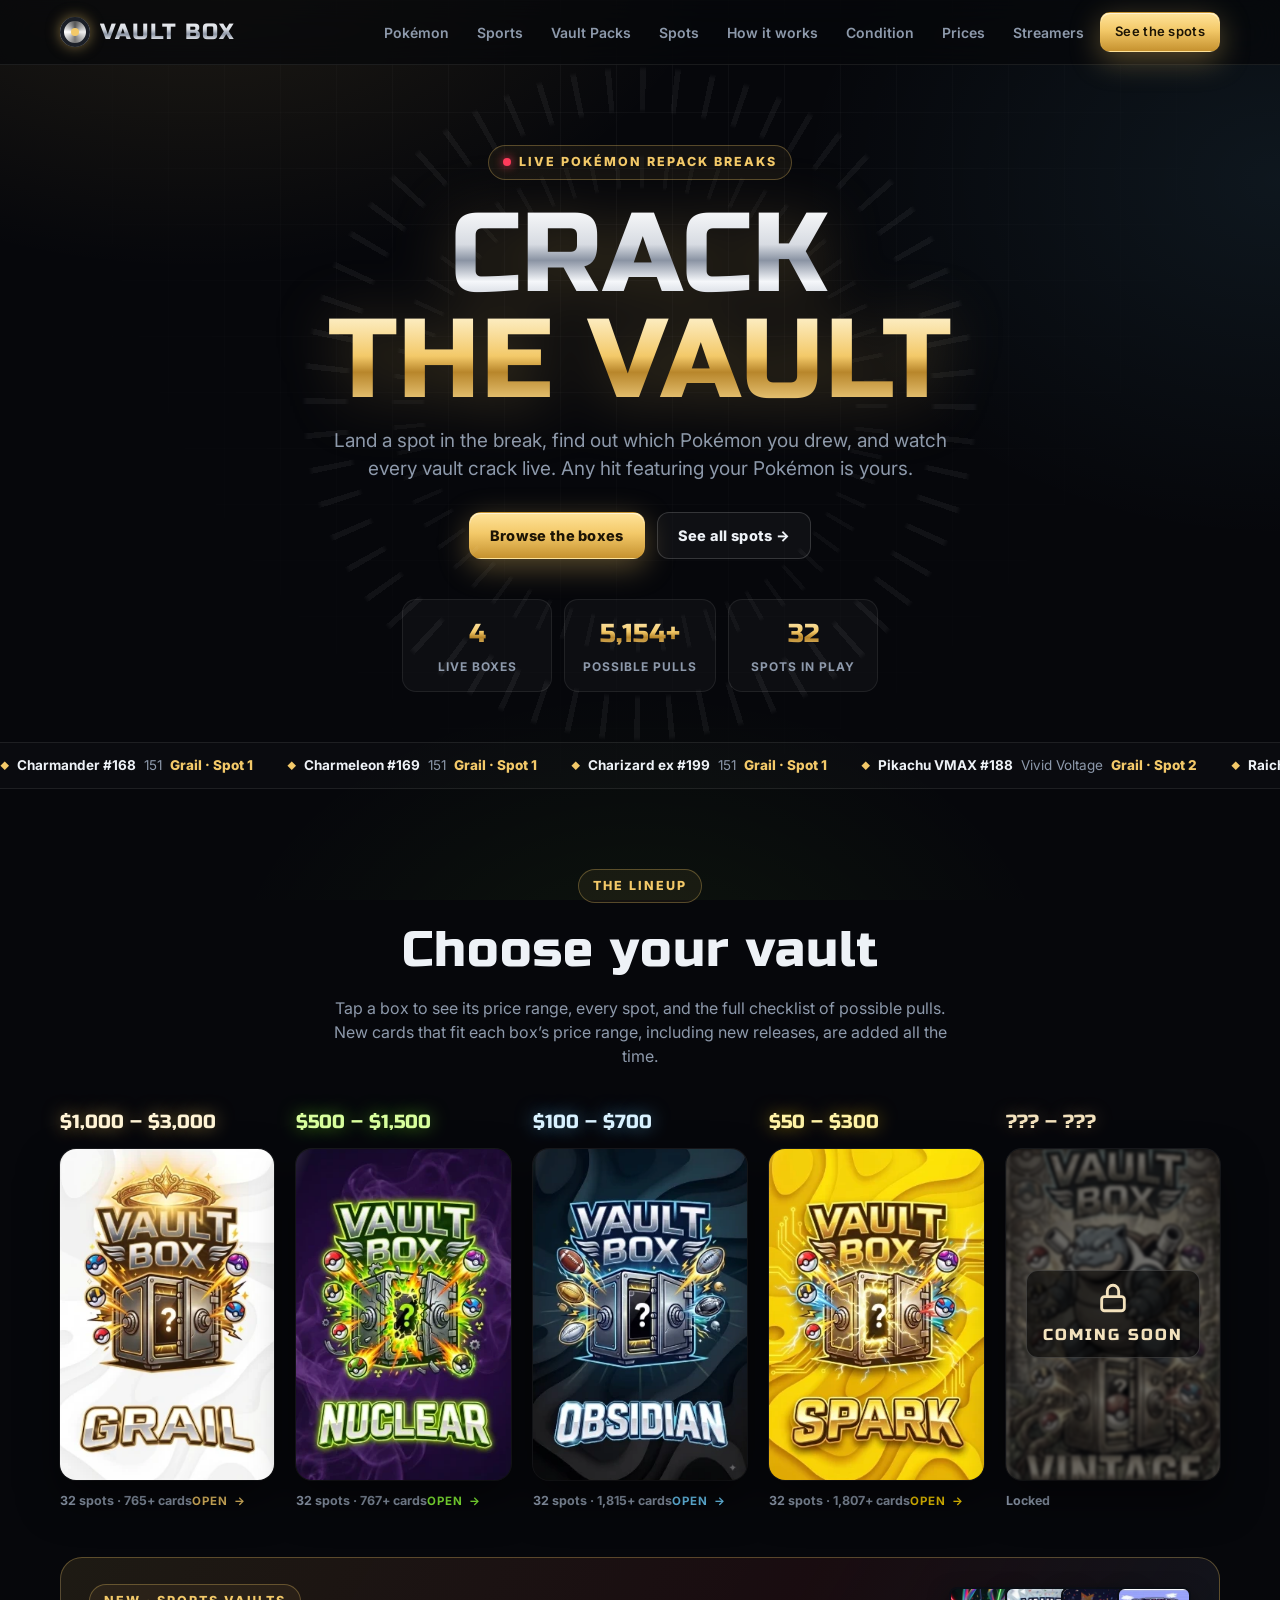
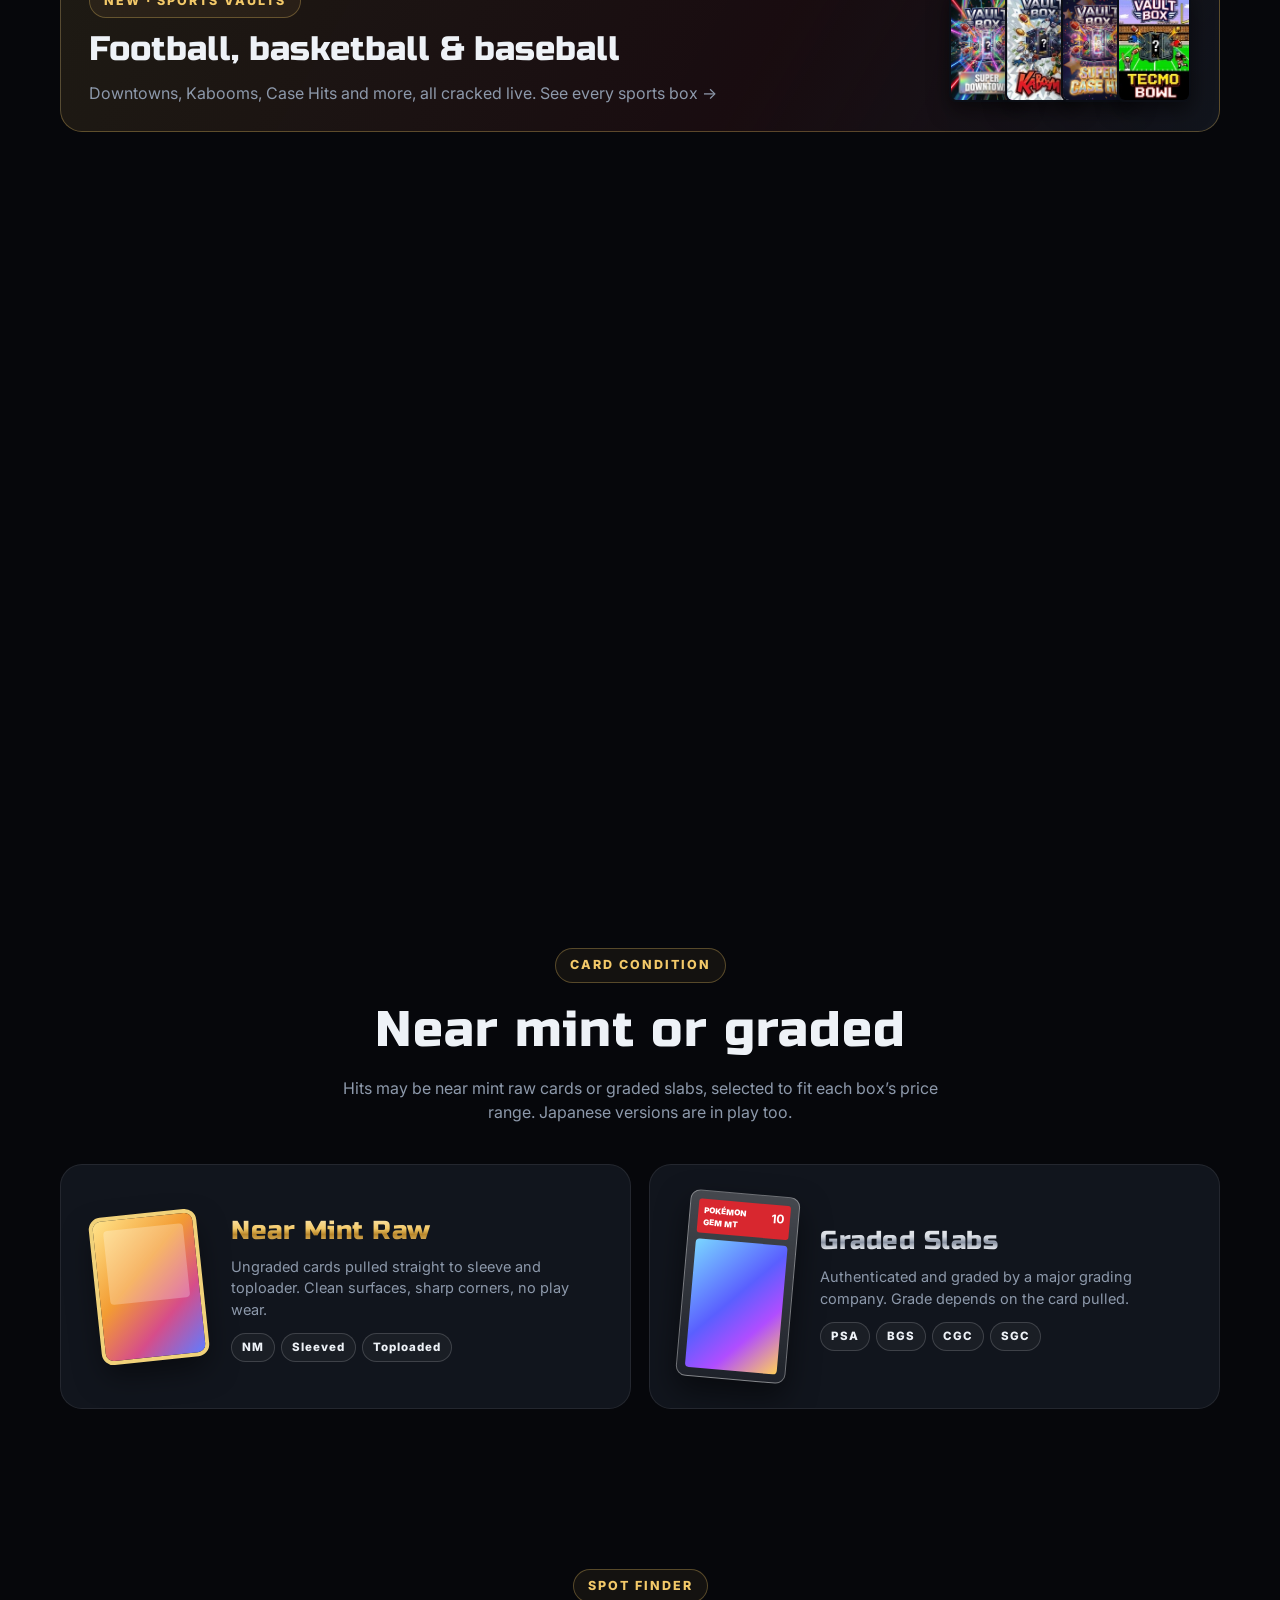
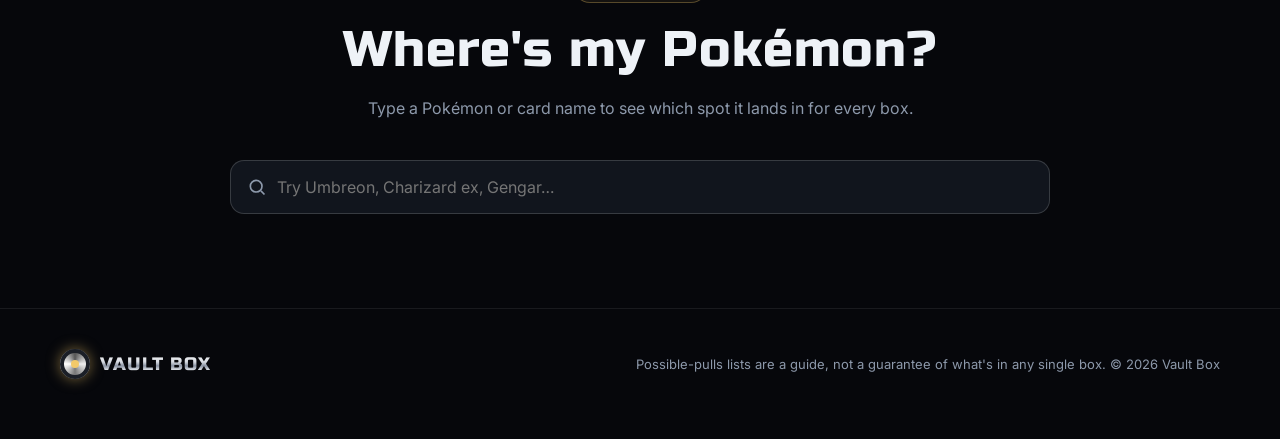
<file: index.html>
<!DOCTYPE html>
<html lang="en">
<head>
  <meta charset="utf-8">
  <meta name="viewport" content="width=device-width, initial-scale=1">
  <title>Vault Box | Pokémon Repacks</title>
  <meta name="description" content="Vault Box Pokémon repacks — Grail, Nuclear, Obsidian and Spark editions. See price ranges and the full possible-pulls checklist for every spot.">
  <meta name="theme-color" content="#06070b">
  <link rel="icon" href="assets/boxes/grail.webp">
  <link rel="preconnect" href="https://fonts.googleapis.com">
  <link rel="preconnect" href="https://fonts.gstatic.com" crossorigin>
  <link href="https://fonts.googleapis.com/css2?family=Inter:wght@400;600;700;800;900&family=Russo+One&display=swap" rel="stylesheet">
  <link rel="stylesheet" href="css/styles.css">
</head>
<body>
  <div class="bg-fx"></div>

  <header class="nav">
    <div class="wrap">
      <a class="logo" href="index.html"><span class="dial"></span><span class="metal">VAULT BOX</span></a>
      <nav>
        <a href="#boxes">Pokémon</a>
        <a href="sports.html">Sports</a>
        <a href="vault-packs.html">Vault Packs</a>
        <a href="spots.html">Spots</a>
        <a class="hide-sm" href="#how">How it works</a>
        <a class="hide-sm" href="#condition">Condition</a>
        <a href="prices.html">Prices</a>
        <a href="waitlist.html">Streamers</a>
        <a class="btn primary" href="spots.html">See the spots</a>
      </nav>
    </div>
  </header>

  <main>
    <section class="hero">
      <div class="ring"></div><div class="ring r2"></div>
      <div class="wrap">
        <span class="eyebrow"><span class="live"></span>Live Pokémon repack breaks</span>
        <h1><span class="metal">CRACK</span><span class="gold">THE VAULT</span></h1>
        <p class="lead">Land a spot in the break, find out which Pokémon you drew, and watch every vault crack live. Any hit featuring your Pokémon is yours.</p>
        <div class="ctas">
          <a class="btn primary" href="#boxes">Browse the boxes</a>
          <a class="btn" href="spots.html">See all spots →</a>
        </div>
        <div class="stats" id="stats"></div>
      </div>
    </section>

    <div class="ticker" aria-hidden="true"><div class="track" id="ticker"></div></div>

    <section class="block" id="boxes">
      <div class="wrap">
        <div class="sec-head reveal-up">
          <span class="eyebrow">The lineup</span>
          <h2>Choose your vault</h2>
          <p>Tap a box to see its price range, every spot, and the full checklist of possible pulls. New cards that fit each box’s price range, including new releases, are added all the time.</p>
        </div>
        <div class="lineup" id="lineup"></div>
        <a class="sports-promo reveal-up" href="sports.html" style="text-decoration:none;margin-top:46px">
          <div>
            <span class="eyebrow">New · Sports vaults</span>
            <h3>Football, basketball &amp; baseball</h3>
            <p>Downtowns, Kabooms, Case Hits and more, all cracked live. See every sports box →</p>
          </div>
          <div class="thumbs"><img src="assets/sports/super-downtown.webp" alt=""><img src="assets/sports/kaboom.webp" alt=""><img src="assets/sports/super-case-hit.webp" alt=""><img src="assets/sports/tecmo-bowl.webp" alt=""></div>
        </a>
      </div>
    </section>

    <section class="block" id="how">
      <div class="wrap">
        <div class="sec-head reveal-up">
          <span class="eyebrow">How it works</span>
          <h2>Four steps to a hit</h2>
        </div>
        <div class="steps reveal-up">
          <div class="step">
            <div class="ico"><svg width="22" height="22" viewBox="0 0 24 24" fill="none" stroke="currentColor" stroke-width="2"><rect x="3" y="4" width="18" height="16" rx="2"/><circle cx="12" cy="12" r="3.5"/><path d="M12 8.5V6M15.5 12H18"/></svg></div>
            <h3>7–10 boxes on display</h3>
            <p>For every break, the stream host puts 7–10 Vault Boxes on display.</p>
          </div>
          <div class="step">
            <div class="ico"><svg width="22" height="22" viewBox="0 0 24 24" fill="none" stroke="currentColor" stroke-width="2"><path d="M20 12v8H4v-8M2 7h20v5H2zM12 22V7M12 7H7.5a2.5 2.5 0 010-5C11 2 12 7 12 7zM12 7h4.5a2.5 2.5 0 000-5C13 2 12 7 12 7z"/></svg></div>
            <h3>Random spots, auctioned</h3>
            <p>Spots are auctioned off at random. Pick a number from the deck and the breaker reveals which spot you got.</p>
          </div>
          <div class="step">
            <div class="ico"><svg width="22" height="22" viewBox="0 0 24 24" fill="none" stroke="currentColor" stroke-width="2"><polygon points="13 2 3 14 12 14 11 22 21 10 12 10 13 2"/></svg></div>
            <h3>We crack every box live</h3>
            <p>Once the break fills, every box is opened live on stream.</p>
          </div>
          <div class="step">
            <div class="ico"><svg width="22" height="22" viewBox="0 0 24 24" fill="none" stroke="currentColor" stroke-width="2"><path d="M20 7L9 18l-5-5"/></svg></div>
            <h3>Your Pokémon, your hit</h3>
            <p>Any card featuring your spot’s Pokémon belongs to you.</p>
          </div>
        </div>
      </div>
    </section>

    <div class="wrap" style="margin-top:-30px">
        <a class="wl-cta reveal-up" href="waitlist.html">
          <div><span class="eyebrow"><span class="live"></span>For streamers</span><h3>Want Vault Box on your stream?</h3><p>Join the streamer waitlist and we’ll reach out when spots open.</p></div>
          <span class="btn primary">Join the waitlist →</span>
        </a>
    </div>

    <section class="block" id="condition">
      <div class="wrap">
        <div class="sec-head reveal-up">
          <span class="eyebrow">Card condition</span>
          <h2>Near mint or graded</h2>
          <p>Hits may be near mint raw cards or graded slabs, selected to fit each box’s price range. Japanese versions are in play too.</p>
        </div>
        <div class="cond reveal-up">
          <div class="cond-card">
            <div class="raw-card"></div>
            <div>
              <h3 class="gold">Near Mint Raw</h3>
              <p>Ungraded cards pulled straight to sleeve and toploader. Clean surfaces, sharp corners, no play wear.</p>
              <div class="chips"><span class="chip">NM</span><span class="chip">Sleeved</span><span class="chip">Toploaded</span></div>
            </div>
          </div>
          <div class="cond-card">
            <div class="slab"><div class="label"><span>POKÉMON<br>GEM MT</span><b>10</b></div><div class="inner"></div></div>
            <div>
              <h3 class="metal">Graded Slabs</h3>
              <p>Authenticated and graded by a major grading company. Grade depends on the card pulled.</p>
              <div class="chips"><span class="chip">PSA</span><span class="chip">BGS</span><span class="chip">CGC</span><span class="chip">SGC</span></div>
            </div>
          </div>
        </div>
      </div>
    </section>

    <section class="block" id="finder">
      <div class="wrap">
        <div class="sec-head reveal-up">
          <span class="eyebrow">Spot finder</span>
          <h2>Where's my Pokémon?</h2>
          <p>Type a Pokémon or card name to see which spot it lands in for every box.</p>
        </div>
        <div class="finder reveal-up">
          <label class="search">
            <svg width="20" height="20" viewBox="0 0 24 24" fill="none" stroke="currentColor" stroke-width="2"><circle cx="11" cy="11" r="7"/><path d="M21 21l-4.3-4.3"/></svg>
            <input id="finder-q" type="search" placeholder="Try Umbreon, Charizard ex, Gengar…" autocomplete="off">
          </label>
          <div class="finder-results" id="finder-results"></div>
        </div>
      </div>
    </section>
  </main>

  <footer>
    <div class="wrap">
      <a class="logo" href="index.html"><span class="dial"></span><span class="metal">VAULT BOX</span></a>
      <div>Possible-pulls lists are a guide, not a guarantee of what's in any single box. © <span id="year"></span> Vault Box</div>
    </div>
  </footer>

  <!-- Box detail overlay -->
  <div class="vault" id="vault" role="dialog" aria-modal="true" aria-labelledby="v-title">
    <div class="doors"><div class="door l"></div><div class="door r"></div></div>
    <div class="wheel"></div>
    <div class="scroller" id="v-scroller">
      <div class="v-top">
        <button class="icon-btn" id="v-close" aria-label="Close">
          <svg width="18" height="18" viewBox="0 0 24 24" fill="none" stroke="currentColor" stroke-width="2.5"><path d="M18 6L6 18M6 6l12 12"/></svg>
        </button>
        <span class="ed" id="v-ed"></span>
        <div class="switch" id="v-switch"></div>
      </div>
      <div class="wrap">
        <div class="v-hero">
          <div class="v-art"><img id="v-art" alt=""></div>
          <div>
            <h2 id="v-title"></h2>
            <div class="rng" id="v-price"></div>
            <p id="v-tag"></p>
            <div class="v-facts" id="v-facts"></div>
            <ul class="v-rules" id="v-rules"></ul>
            <div class="v-actions">
              <button class="btn accent" id="v-crack">⚡ Crack a random pull</button>
              <a class="btn" id="v-spots" href="spots.html">See all spots</a>
            </div>
          </div>
        </div>
        <div class="v-body">
          <aside class="spot-rail" id="v-rail"></aside>
          <div class="checklist">
            <div class="cl-head" id="cl-head"></div>
            <div class="cl-tools">
              <label class="search">
                <svg width="18" height="18" viewBox="0 0 24 24" fill="none" stroke="currentColor" stroke-width="2"><circle cx="11" cy="11" r="7"/><path d="M21 21l-4.3-4.3"/></svg>
                <input id="cl-q" type="search" placeholder="Search this whole box…" autocomplete="off">
              </label>
              <div class="seg" id="cl-seg"></div>
            </div>
            <div class="legend"><span><i></i>Main set</span><span><i class="a"></i>Alt art / SIR</span><span><i class="p"></i>Promo</span></div>
            <div id="cl-list"></div>
            <div class="note"><b>Good to know:</b> Spots are not numbered in any particular order, and every spot can hit in any break. This checklist is a guide to possible pulls, not a guaranteed list, and it grows as new cards that fit the price range are added.</div>
          </div>
        </div>
      </div>
    </div>
  </div>

  <!-- Random pull reveal -->
  <div class="reveal" id="reveal"><div class="rv" id="rv"></div></div>

  <script src="data/config.js"></script>
  <script src="data/pulls.js"></script>
  <script src="js/sprites.js"></script>
  <script src="js/common.js"></script>
  <script src="js/app.js"></script>
</body>
</html>
</file>
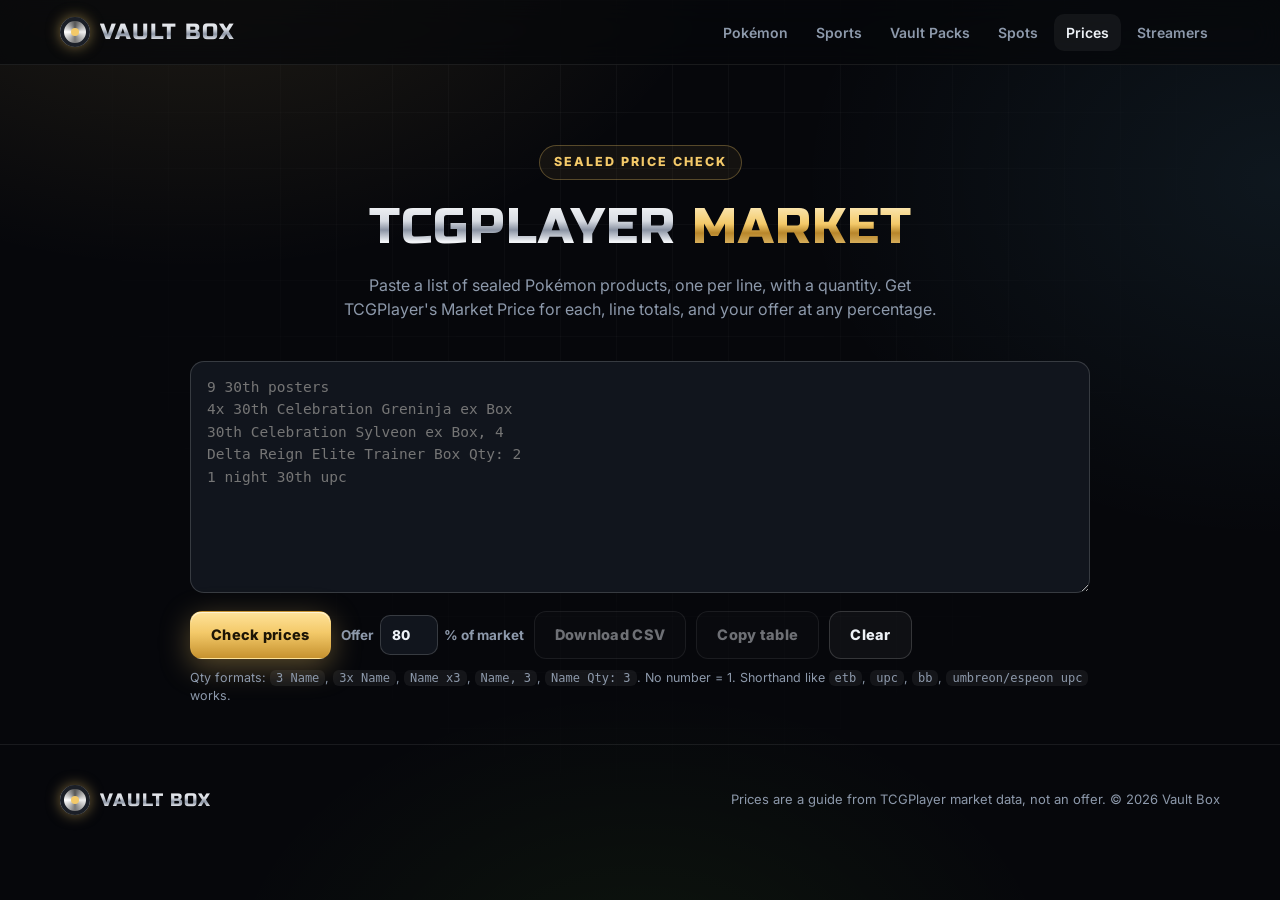
<file: prices.html>
<!DOCTYPE html>
<html lang="en">
<head>
  <meta charset="utf-8">
  <meta name="viewport" content="width=device-width, initial-scale=1">
  <title>Price Check | Vault Box</title>
  <meta name="description" content="Paste a list of sealed Pokémon products and get TCGPlayer market prices, quantities and totals.">
  <meta name="theme-color" content="#06070b">
  <link rel="icon" href="assets/boxes/grail.webp">
  <link rel="preconnect" href="https://fonts.googleapis.com">
  <link rel="preconnect" href="https://fonts.gstatic.com" crossorigin>
  <link href="https://fonts.googleapis.com/css2?family=Inter:wght@400;600;700;800;900&family=Russo+One&display=swap" rel="stylesheet">
  <link rel="stylesheet" href="css/styles.css">
</head>
<body>
  <div class="bg-fx"></div>

  <header class="nav">
    <div class="wrap">
      <a class="logo" href="index.html"><span class="dial"></span><span class="metal">VAULT BOX</span></a>
      <nav>
        <a href="index.html#boxes">Pokémon</a>
        <a href="sports.html">Sports</a>
        <a href="vault-packs.html">Vault Packs</a>
        <a class="hide-sm" href="spots.html">Spots</a>
        <a class="on" href="prices.html">Prices</a>
        <a href="waitlist.html">Streamers</a>
      </nav>
    </div>
  </header>

  <main class="wrap">
    <section class="block" style="padding-bottom:10px">
      <div class="sec-head">
        <span class="eyebrow">Sealed price check</span>
        <h2><span class="metal">TCGPLAYER</span> <span class="gold">MARKET</span></h2>
        <p>Paste a list of sealed Pokémon products, one per line, with a quantity. Get TCGPlayer's Market Price for each, line totals, and your offer at any percentage.</p>
      </div>

      <div class="px-input">
        <textarea id="px-list" rows="9" placeholder="9 30th posters
4x 30th Celebration Greninja ex Box
30th Celebration Sylveon ex Box, 4
Delta Reign Elite Trainer Box Qty: 2
1 night 30th upc"></textarea>
        <div class="px-controls">
          <button class="btn primary" id="px-go">Check prices</button>
          <label class="px-pct">Offer <input id="px-pct" type="number" min="1" max="100" step="1" value="80"> % of market</label>
          <button class="btn" id="px-csv" disabled>Download CSV</button>
          <button class="btn" id="px-copy" disabled>Copy table</button>
          <button class="btn" id="px-clear">Clear</button>
        </div>
        <div class="px-hint">Qty formats: <code>3 Name</code>, <code>3x Name</code>, <code>Name x3</code>, <code>Name, 3</code>, <code>Name Qty: 3</code>. No number = 1. Shorthand like <code>etb</code>, <code>upc</code>, <code>bb</code>, <code>umbreon/espeon upc</code> works.</div>
        <div class="px-status" id="px-status"></div>
      </div>
    </section>

    <section class="block" id="px-out" style="padding-top:10px;display:none">
      <div class="px-stats">
        <div class="px-stat"><span>Market value</span><b id="px-total">$0.00</b></div>
        <div class="px-stat gold-stat"><span id="px-offer-label">Offer @ 80%</span><b id="px-offer">$0.00</b></div>
        <div class="px-stat"><span>Units</span><b id="px-units">0</b></div>
        <div class="px-stat"><span>Unmatched</span><b id="px-unmatched">0</b></div>
      </div>
      <div class="px-tablewrap">
        <table class="px-table">
          <thead><tr>
            <th>Product</th><th class="n">Qty</th><th class="n">Market</th><th class="n" id="px-th-pct">80%</th><th class="n">Line total</th><th class="n" id="px-th-line-pct">Line @ 80%</th>
          </tr></thead>
          <tbody id="px-rows"></tbody>
          <tfoot><tr><td>Total</td><td class="n" data-l="Units" id="px-f-units"></td><td></td><td></td><td class="n" data-l="Market" id="px-f-total"></td><td class="n gold-text" data-l="Offer" id="px-f-offer"></td></tr></tfoot>
        </table>
      </div>
      <div class="spots-note" style="margin:22px auto 60px">Market = TCGPlayer Market Price (what it has actually been selling for). Low = cheapest listing. If the auto-match is wrong, pick another product from the row's dropdown and the totals update. <span id="px-source"></span></div>
    </section>
  </main>

  <footer>
    <div class="wrap">
      <a class="logo" href="index.html"><span class="dial"></span><span class="metal">VAULT BOX</span></a>
      <div>Prices are a guide from TCGPlayer market data, not an offer. © <span id="year"></span> Vault Box</div>
    </div>
  </footer>

  <script src="data/config.js"></script>
  <script src="data/pulls.js"></script>
  <script src="js/sprites.js"></script>
  <script src="js/common.js"></script>
  <script src="js/prices.js"></script>
</body>
</html>
</file>
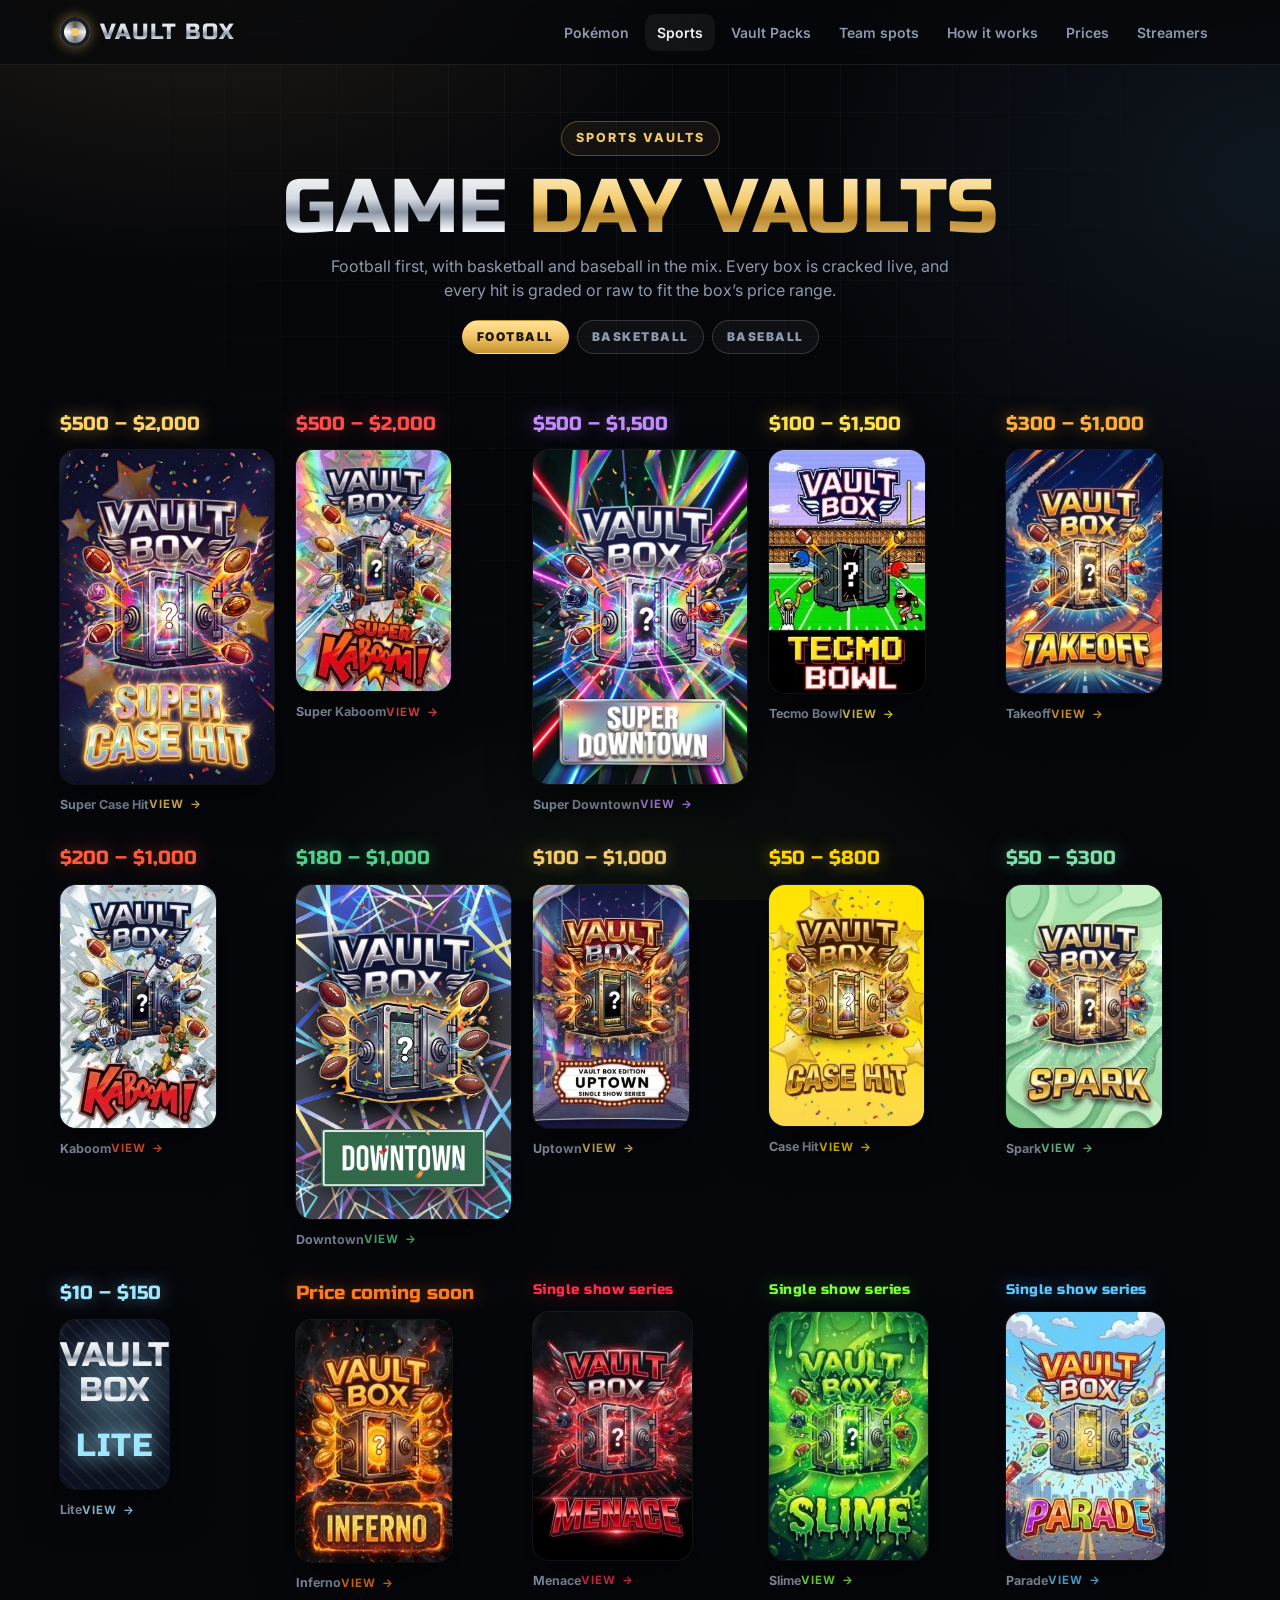
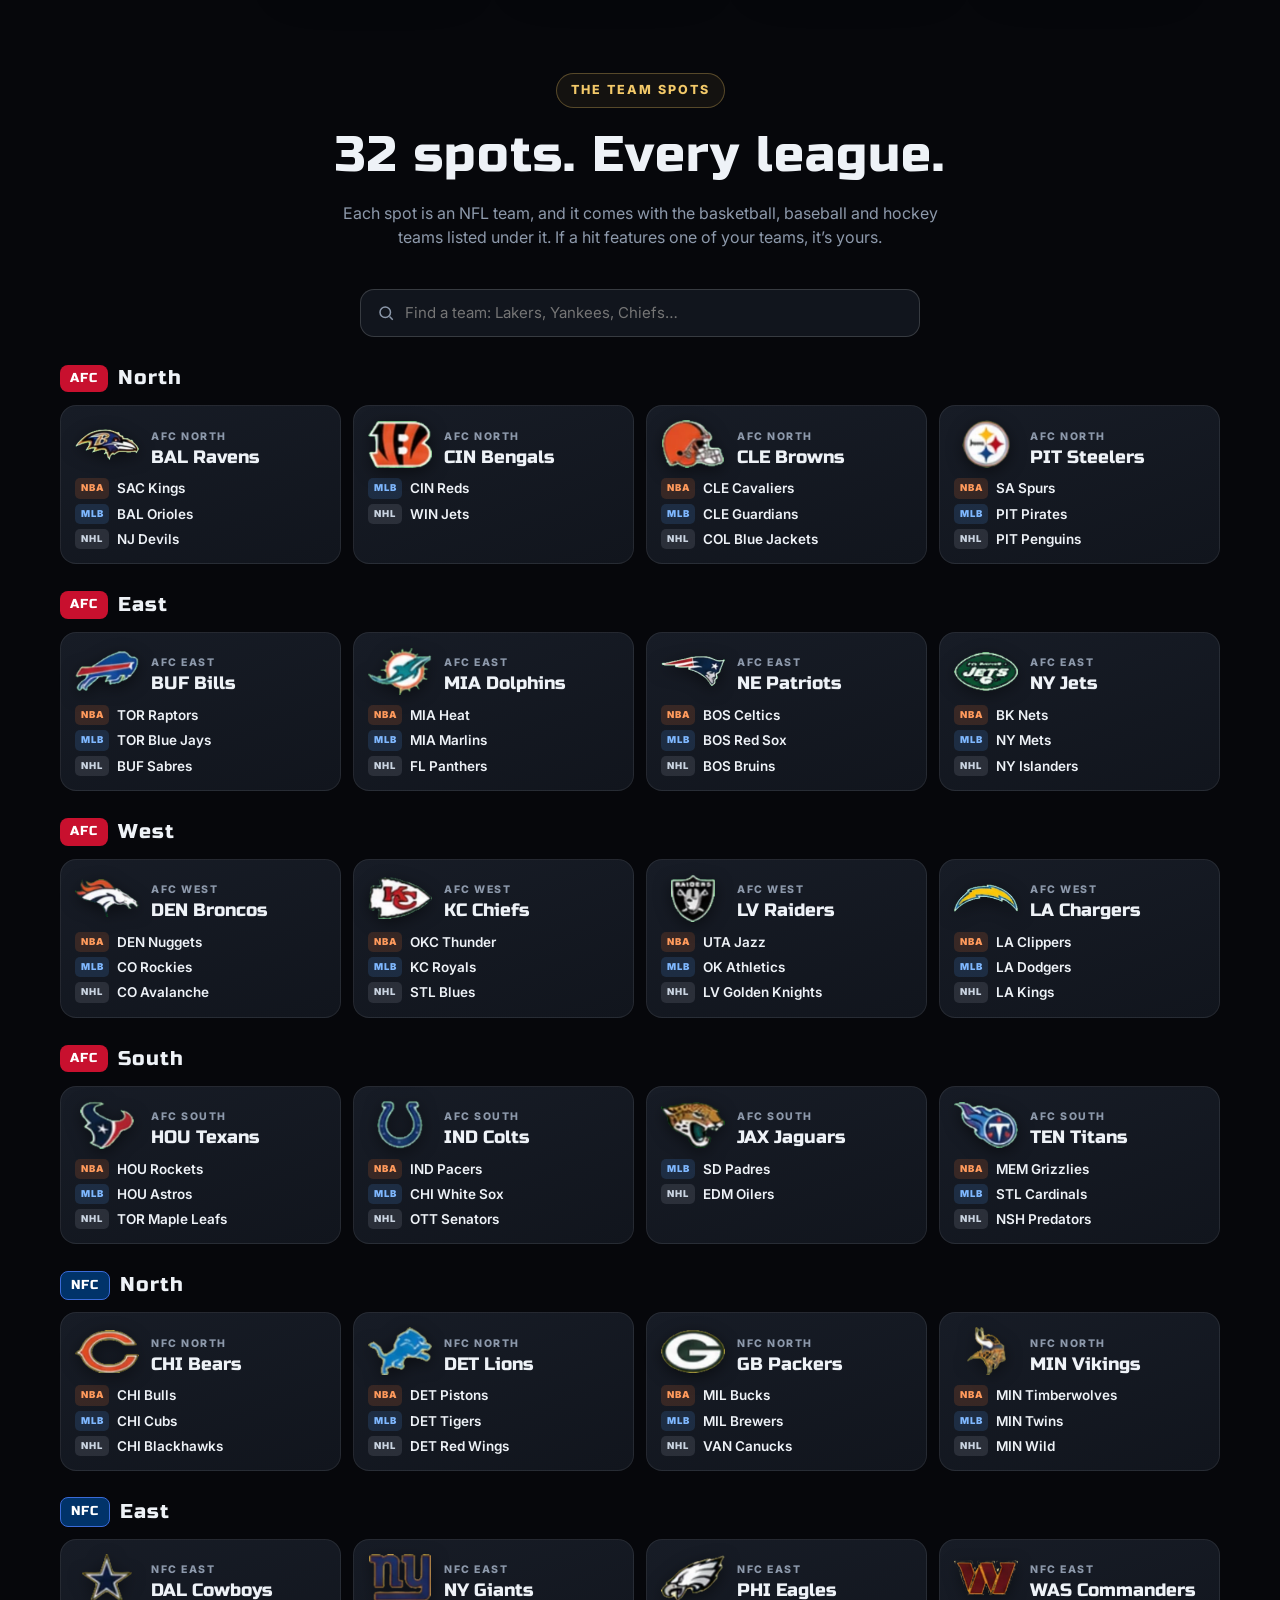
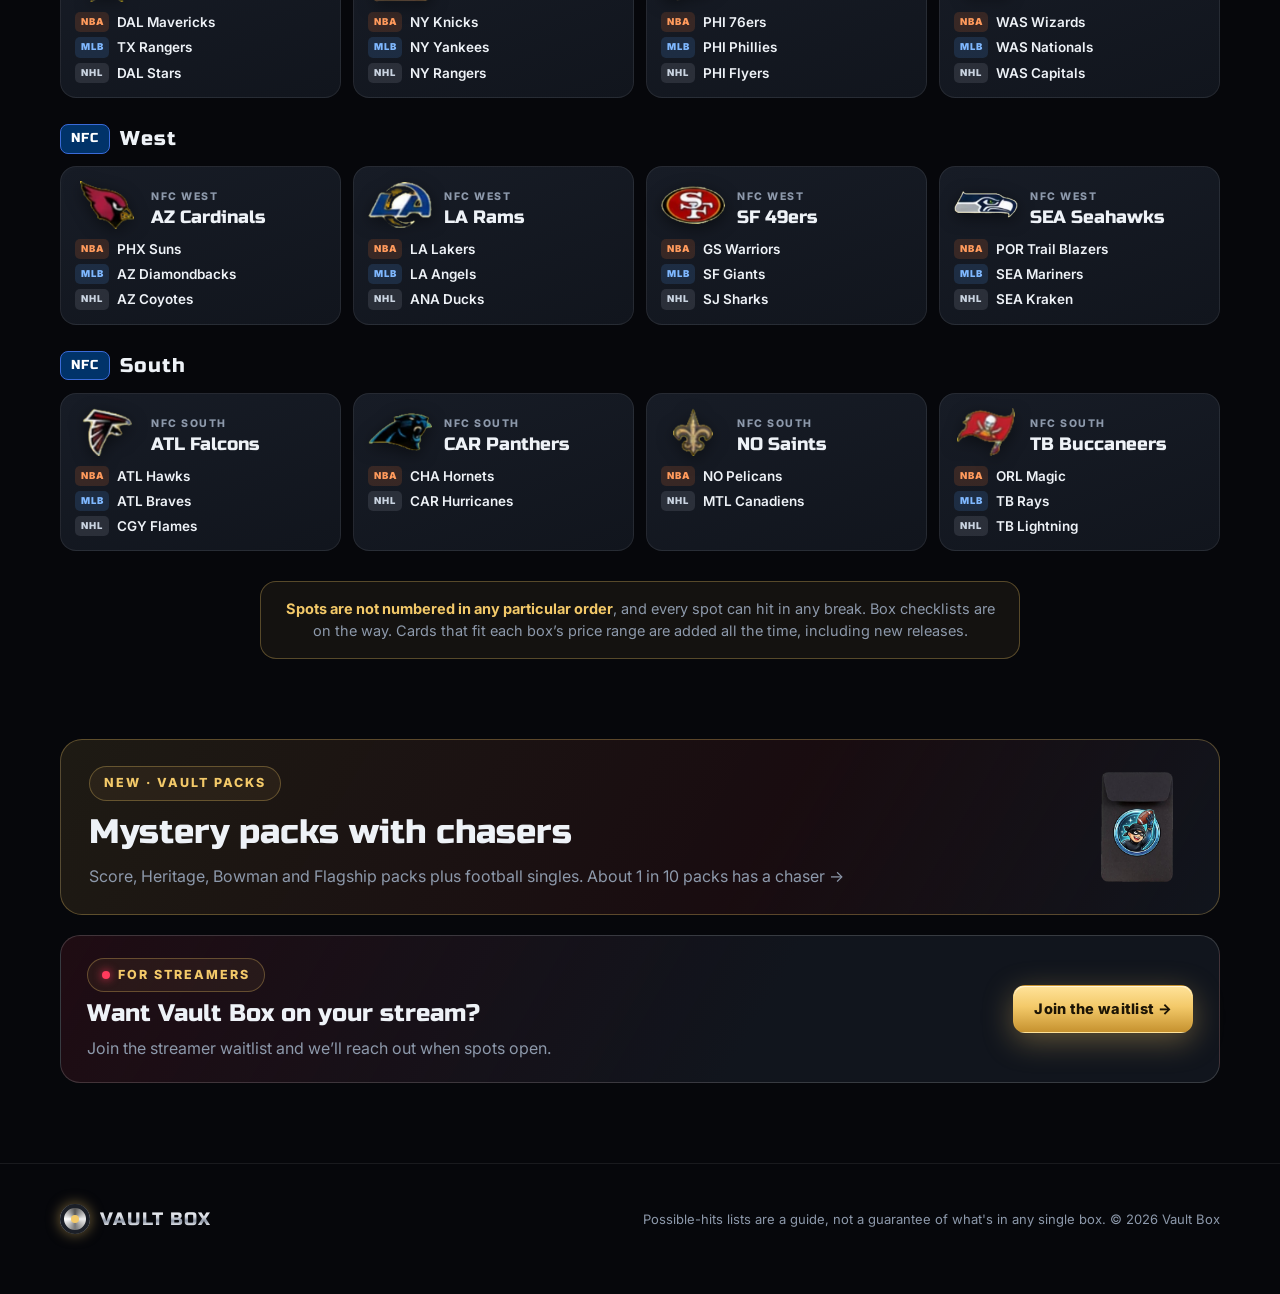
<file: sports.html>
<!DOCTYPE html>
<html lang="en">
<head>
  <meta charset="utf-8">
  <meta name="viewport" content="width=device-width, initial-scale=1">
  <title>Sports Vaults | Vault Box</title>
  <meta name="description" content="Vault Box sports repacks: football, basketball and baseball boxes with price ranges.">
  <meta name="theme-color" content="#06070b">
  <link rel="icon" href="assets/boxes/grail.webp">
  <link rel="preconnect" href="https://fonts.googleapis.com">
  <link rel="preconnect" href="https://fonts.gstatic.com" crossorigin>
  <link href="https://fonts.googleapis.com/css2?family=Inter:wght@400;600;700;800;900&family=Russo+One&display=swap" rel="stylesheet">
  <link rel="stylesheet" href="css/styles.css">
</head>
<body>
  <div class="bg-fx"></div>

  <header class="nav">
    <div class="wrap">
      <a class="logo" href="index.html"><span class="dial"></span><span class="metal">VAULT BOX</span></a>
      <nav>
        <a href="index.html#boxes">Pokémon</a>
        <a class="on" href="sports.html">Sports</a>
        <a href="vault-packs.html">Vault Packs</a>
        <a href="#teams">Team spots</a>
        <a class="hide-sm" href="index.html#how">How it works</a>
        <a href="prices.html">Prices</a>
        <a href="waitlist.html">Streamers</a>
      </nav>
    </div>
  </header>

  <main class="wrap">
    <div class="page-head">
      <span class="eyebrow">Sports vaults</span>
      <h1><span class="metal">GAME</span> <span class="gold">DAY VAULTS</span></h1>
      <p>Football first, with basketball and baseball in the mix. Every box is cracked live, and every hit is graded or raw to fit the box’s price range.</p>
      <div class="sport-chips" id="sport-chips"></div>
    </div>

    <div class="lineup sports-lineup" id="lineup"></div>

    <section class="block" id="teams">
      <div class="sec-head">
        <span class="eyebrow">The team spots</span>
        <h2>32 spots. Every league.</h2>
        <p>Each spot is an NFL team, and it comes with the basketball, baseball and hockey teams listed under it. If a hit features one of your teams, it’s yours.</p>
      </div>
      <div class="board-filter">
        <label class="search">
          <svg width="18" height="18" viewBox="0 0 24 24" fill="none" stroke="currentColor" stroke-width="2"><circle cx="11" cy="11" r="7"/><path d="M21 21l-4.3-4.3"/></svg>
          <input id="team-q" type="search" placeholder="Find a team: Lakers, Yankees, Chiefs…" autocomplete="off">
        </label>
      </div>
      <div id="team-board"></div>
      <div class="spots-note" style="margin:30px auto 0"><b>Spots are not numbered in any particular order</b>, and every spot can hit in any break. Box checklists are on the way. Cards that fit each box’s price range are added all the time, including new releases.</div>
    </section>
    <div style="padding-bottom:80px">
        <a class="sports-promo reveal-up" href="vault-packs.html" style="text-decoration:none;margin-bottom:20px">
          <div><span class="eyebrow">New · Vault Packs</span><h3>Mystery packs with chasers</h3><p>Score, Heritage, Bowman and Flagship packs plus football singles. About 1 in 10 packs has a chaser →</p></div>
          <div class="thumbs"><img src="assets/sports/vault-pack.png" alt="" style="aspect-ratio:auto;object-fit:contain;border:0;box-shadow:none;width:90px"></div>
        </a>
        <a class="wl-cta reveal-up" href="waitlist.html">
          <div><span class="eyebrow"><span class="live"></span>For streamers</span><h3>Want Vault Box on your stream?</h3><p>Join the streamer waitlist and we’ll reach out when spots open.</p></div>
          <span class="btn primary">Join the waitlist →</span>
        </a>
    </div>
  </main>

  <footer>
    <div class="wrap">
      <a class="logo" href="index.html"><span class="dial"></span><span class="metal">VAULT BOX</span></a>
      <div>Possible-hits lists are a guide, not a guarantee of what's in any single box. © <span id="year"></span> Vault Box</div>
    </div>
  </footer>

  <!-- Box detail -->
  <div class="reveal" id="sbox"><div class="rv sbox-card" id="sbox-card"></div></div>

  <script src="data/config.js"></script>
  <script src="data/pulls.js"></script>
  <script src="data/sports.js"></script>
  <script src="data/teams.js"></script>
  <script src="js/sprites.js"></script>
  <script src="js/common.js"></script>
  <script src="js/sports.js"></script>
</body>
</html>
</file>
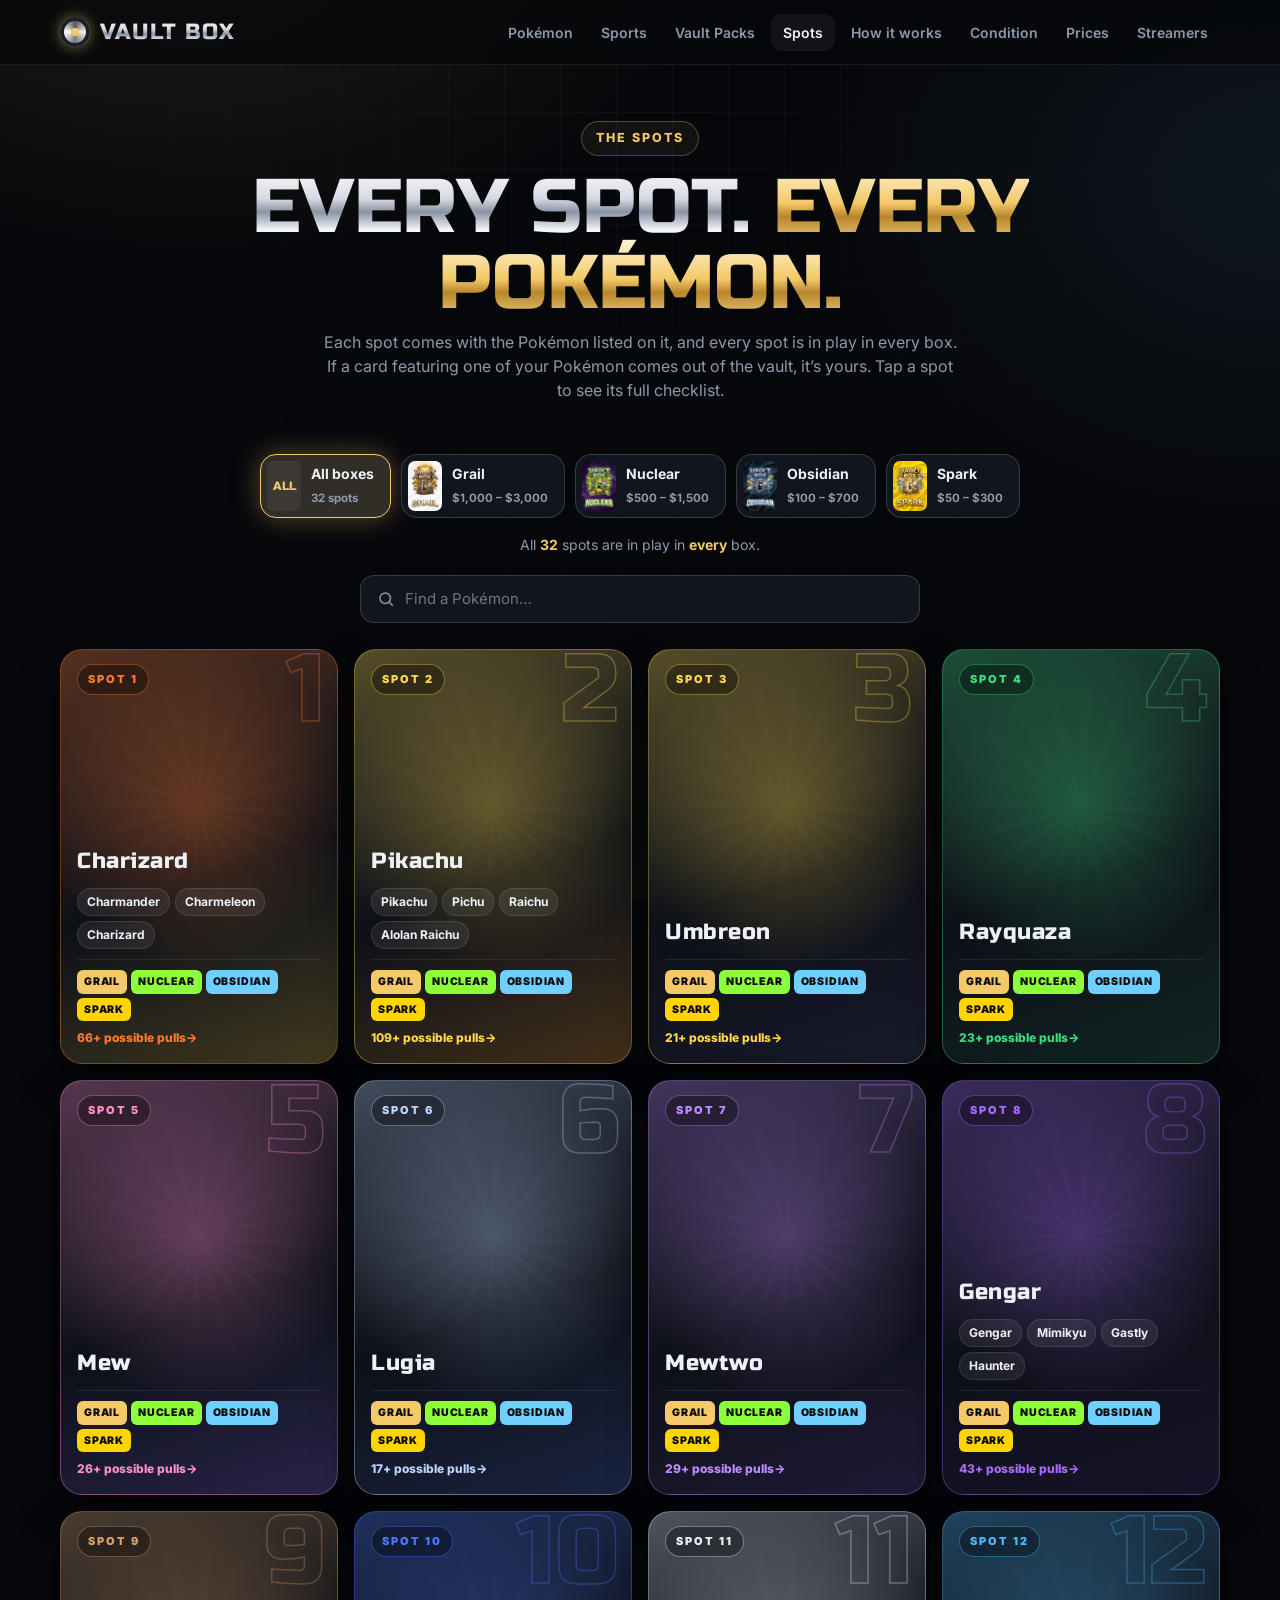
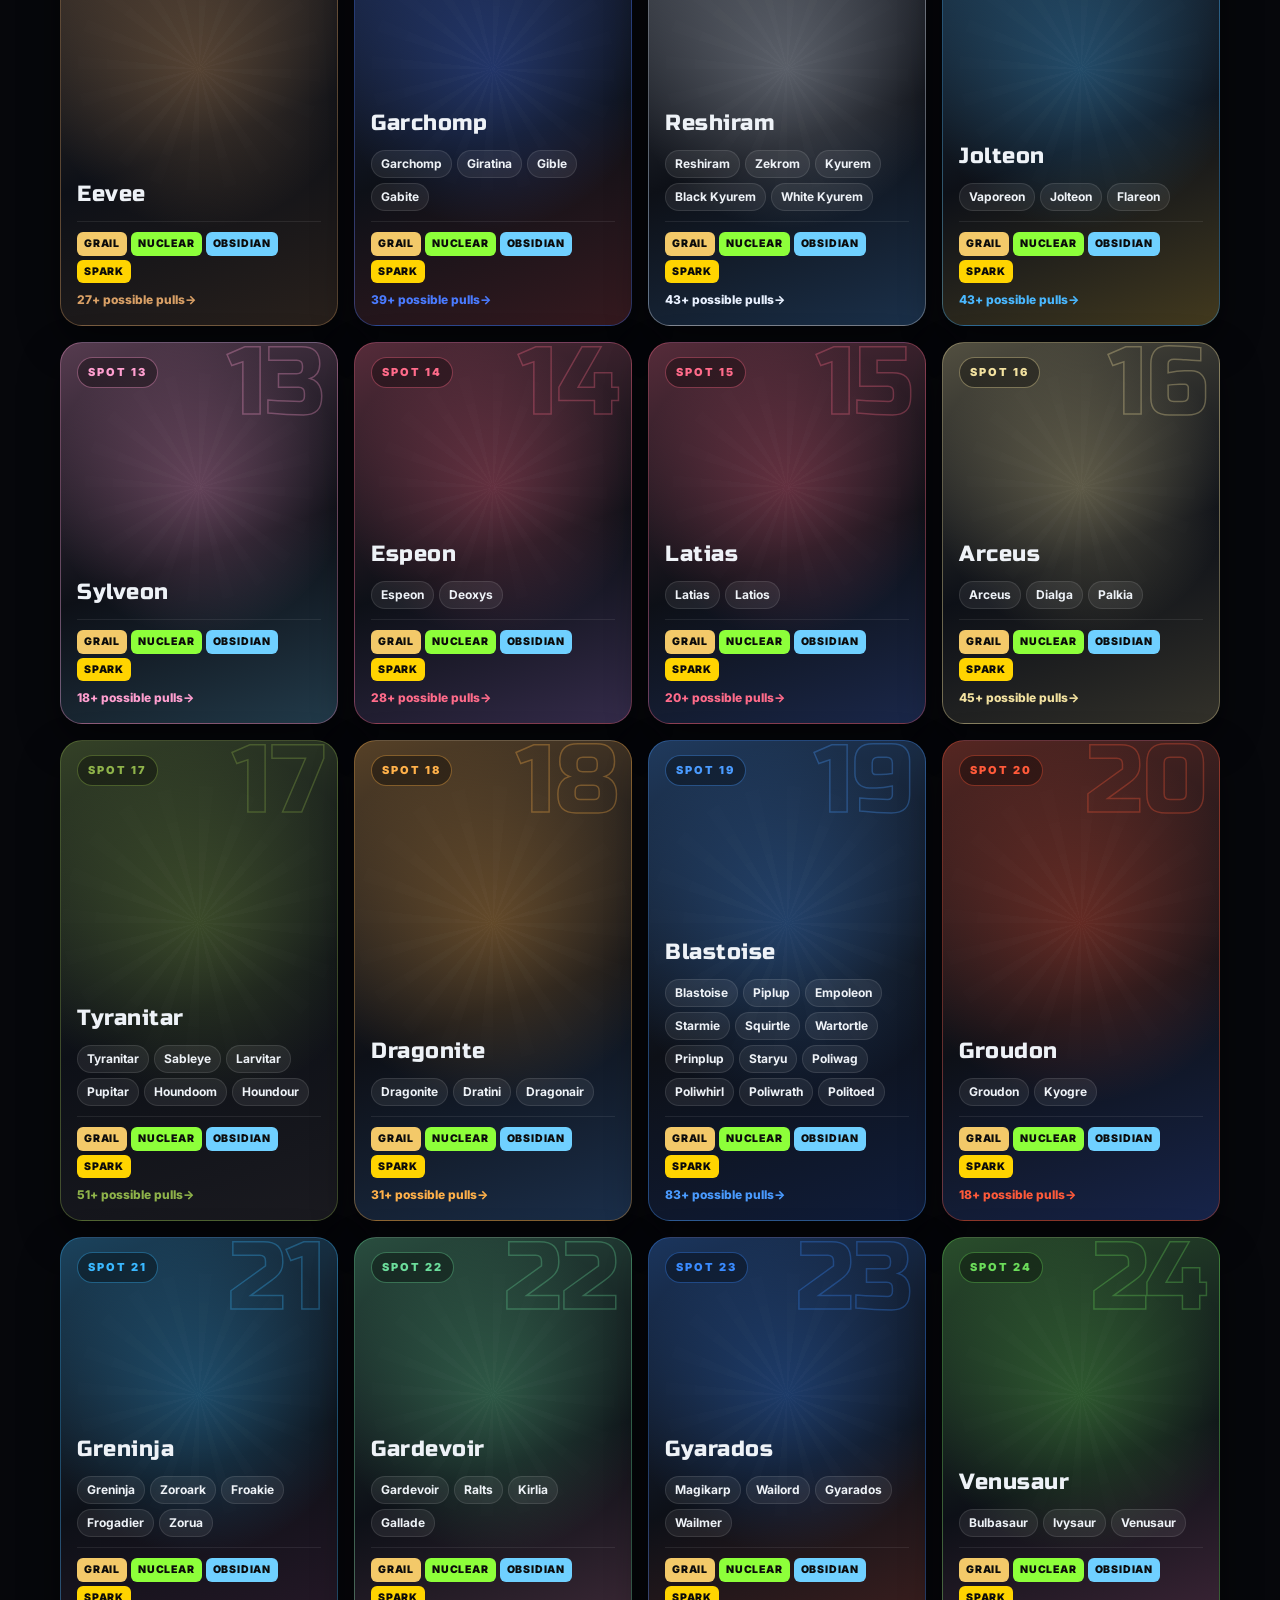
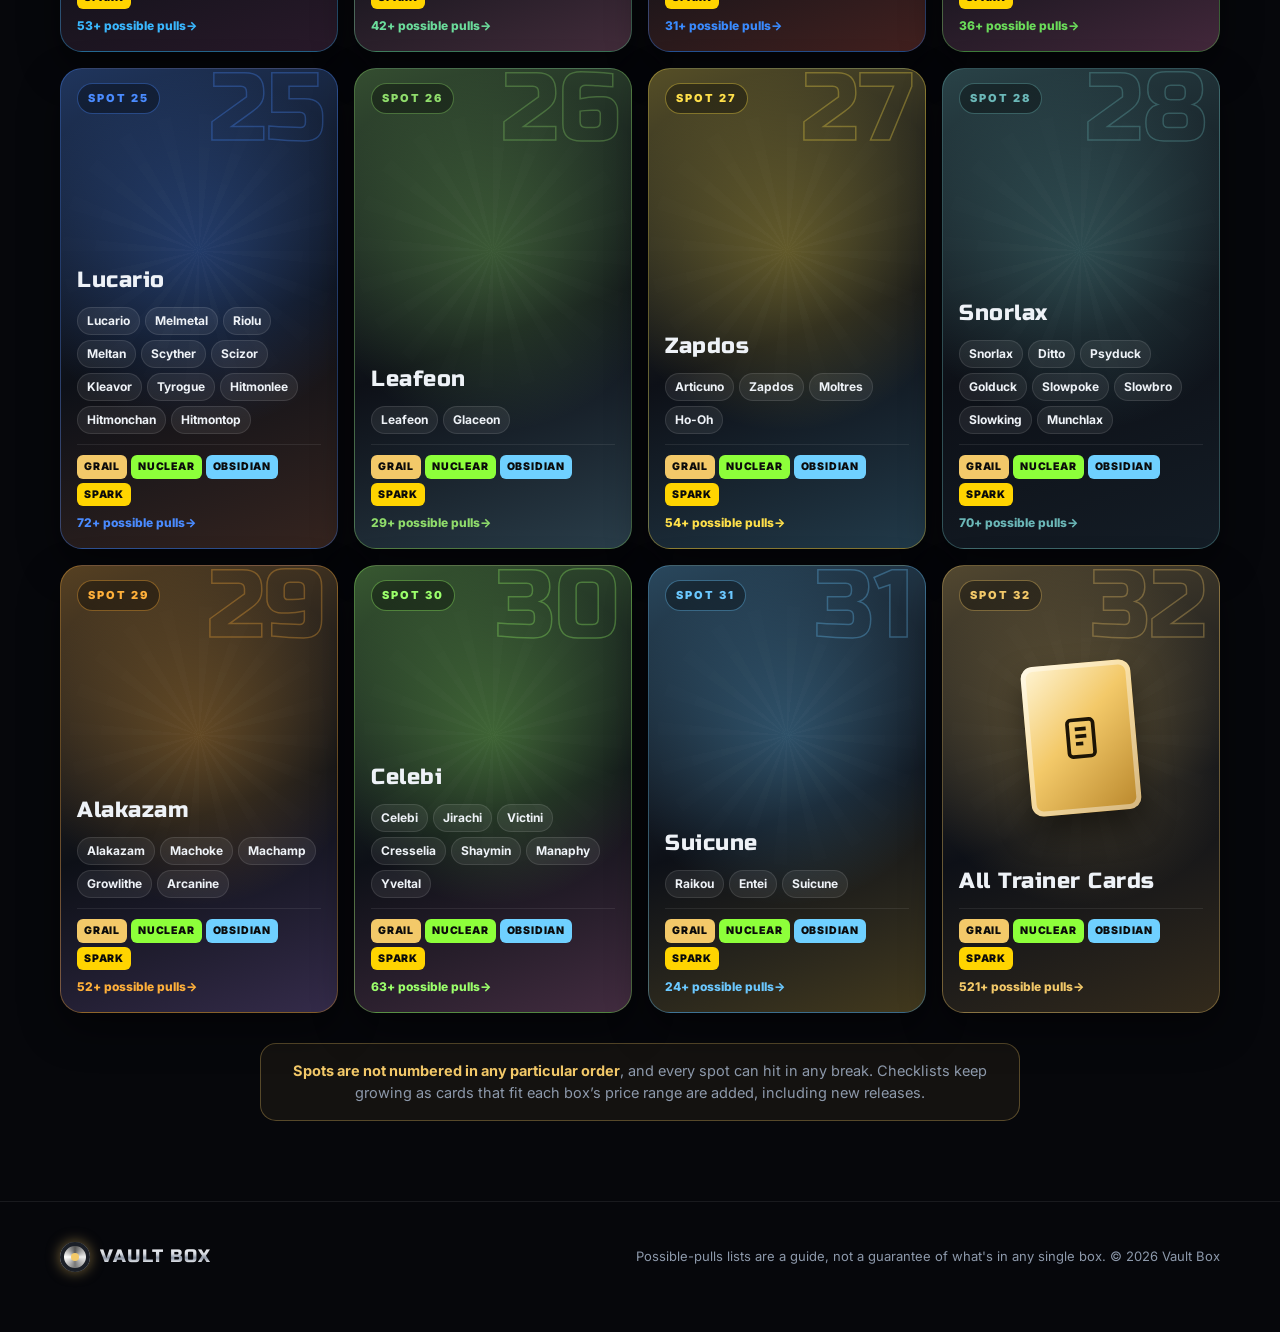
<file: spots.html>
<!DOCTYPE html>
<html lang="en">
<head>
  <meta charset="utf-8">
  <meta name="viewport" content="width=device-width, initial-scale=1">
  <title>Spots | Vault Box</title>
  <meta name="description" content="Every Vault Box spot and the Pokémon that come with it.">
  <meta name="theme-color" content="#06070b">
  <link rel="icon" href="assets/boxes/grail.webp">
  <link rel="preconnect" href="https://fonts.googleapis.com">
  <link rel="preconnect" href="https://fonts.gstatic.com" crossorigin>
  <link href="https://fonts.googleapis.com/css2?family=Inter:wght@400;600;700;800;900&family=Russo+One&display=swap" rel="stylesheet">
  <link rel="stylesheet" href="css/styles.css">
</head>
<body>
  <div class="bg-fx"></div>

  <header class="nav">
    <div class="wrap">
      <a class="logo" href="index.html"><span class="dial"></span><span class="metal">VAULT BOX</span></a>
      <nav>
        <a href="index.html#boxes">Pokémon</a>
        <a href="sports.html">Sports</a>
        <a href="vault-packs.html">Vault Packs</a>
        <a class="on" href="spots.html">Spots</a>
        <a class="hide-sm" href="index.html#how">How it works</a>
        <a class="hide-sm" href="index.html#condition">Condition</a>
        <a href="prices.html">Prices</a>
        <a href="waitlist.html">Streamers</a>
      </nav>
    </div>
  </header>

  <main class="wrap">
    <div class="page-head">
      <span class="eyebrow">The spots</span>
      <h1><span class="metal">EVERY SPOT.</span> <span class="gold">EVERY POKÉMON.</span></h1>
      <p>Each spot comes with the Pokémon listed on it, and every spot is in play in every box. If a card featuring one of your Pokémon comes out of the vault, it’s yours. Tap a spot to see its full checklist.</p>
    </div>

    <div class="box-pick" id="pick"></div>
    <div class="pick-note" id="pick-note"></div>

    <div class="board-filter">
      <label class="search">
        <svg width="18" height="18" viewBox="0 0 24 24" fill="none" stroke="currentColor" stroke-width="2"><circle cx="11" cy="11" r="7"/><path d="M21 21l-4.3-4.3"/></svg>
        <input id="q" type="search" placeholder="Find a Pokémon…" autocomplete="off">
      </label>
    </div>

    <div class="board" id="board"></div>
    <div class="spots-note"><b>Spots are not numbered in any particular order</b>, and every spot can hit in any break. Checklists keep growing as cards that fit each box’s price range are added, including new releases.</div>
  </main>

  <footer>
    <div class="wrap">
      <a class="logo" href="index.html"><span class="dial"></span><span class="metal">VAULT BOX</span></a>
      <div>Possible-pulls lists are a guide, not a guarantee of what's in any single box. © <span id="year"></span> Vault Box</div>
    </div>
  </footer>

  <script src="data/config.js"></script>
  <script src="data/pulls.js"></script>
  <script src="js/sprites.js"></script>
  <script src="js/common.js"></script>
  <script src="js/spots.js"></script>
</body>
</html>
</file>
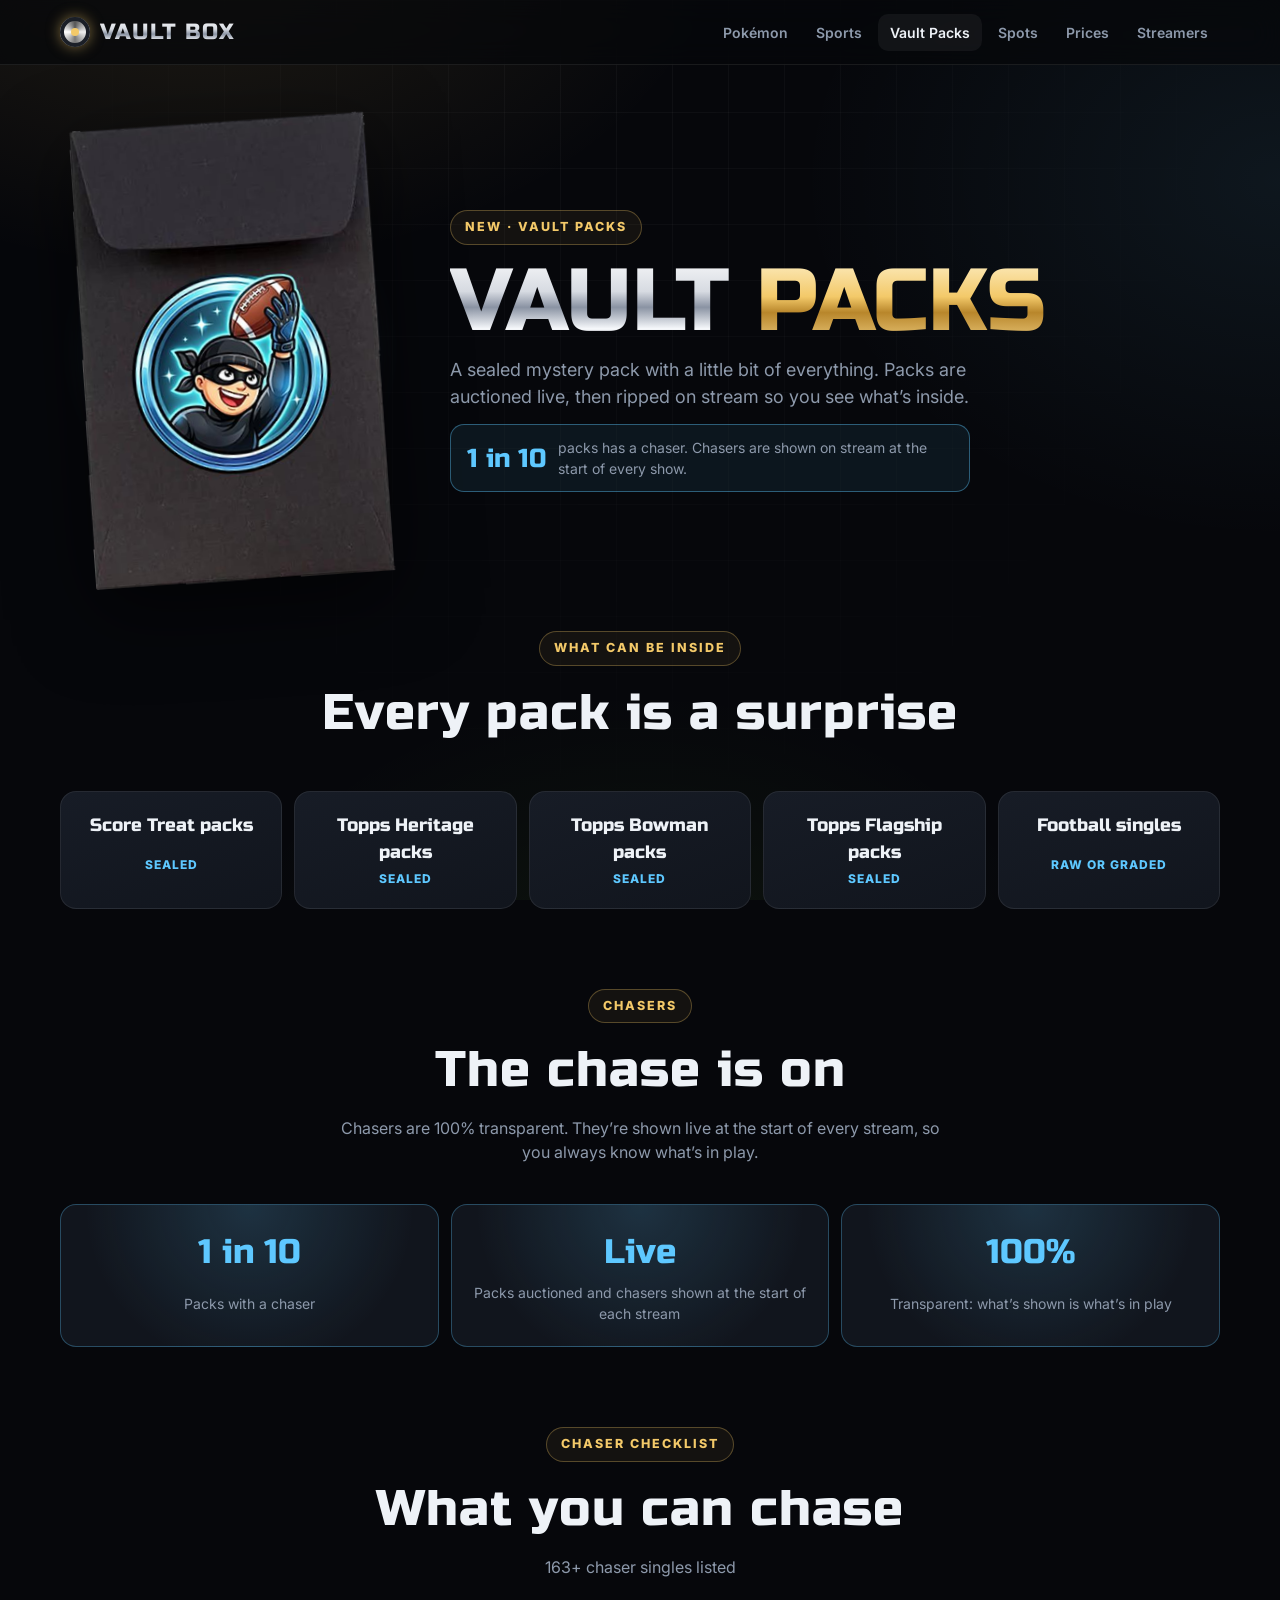
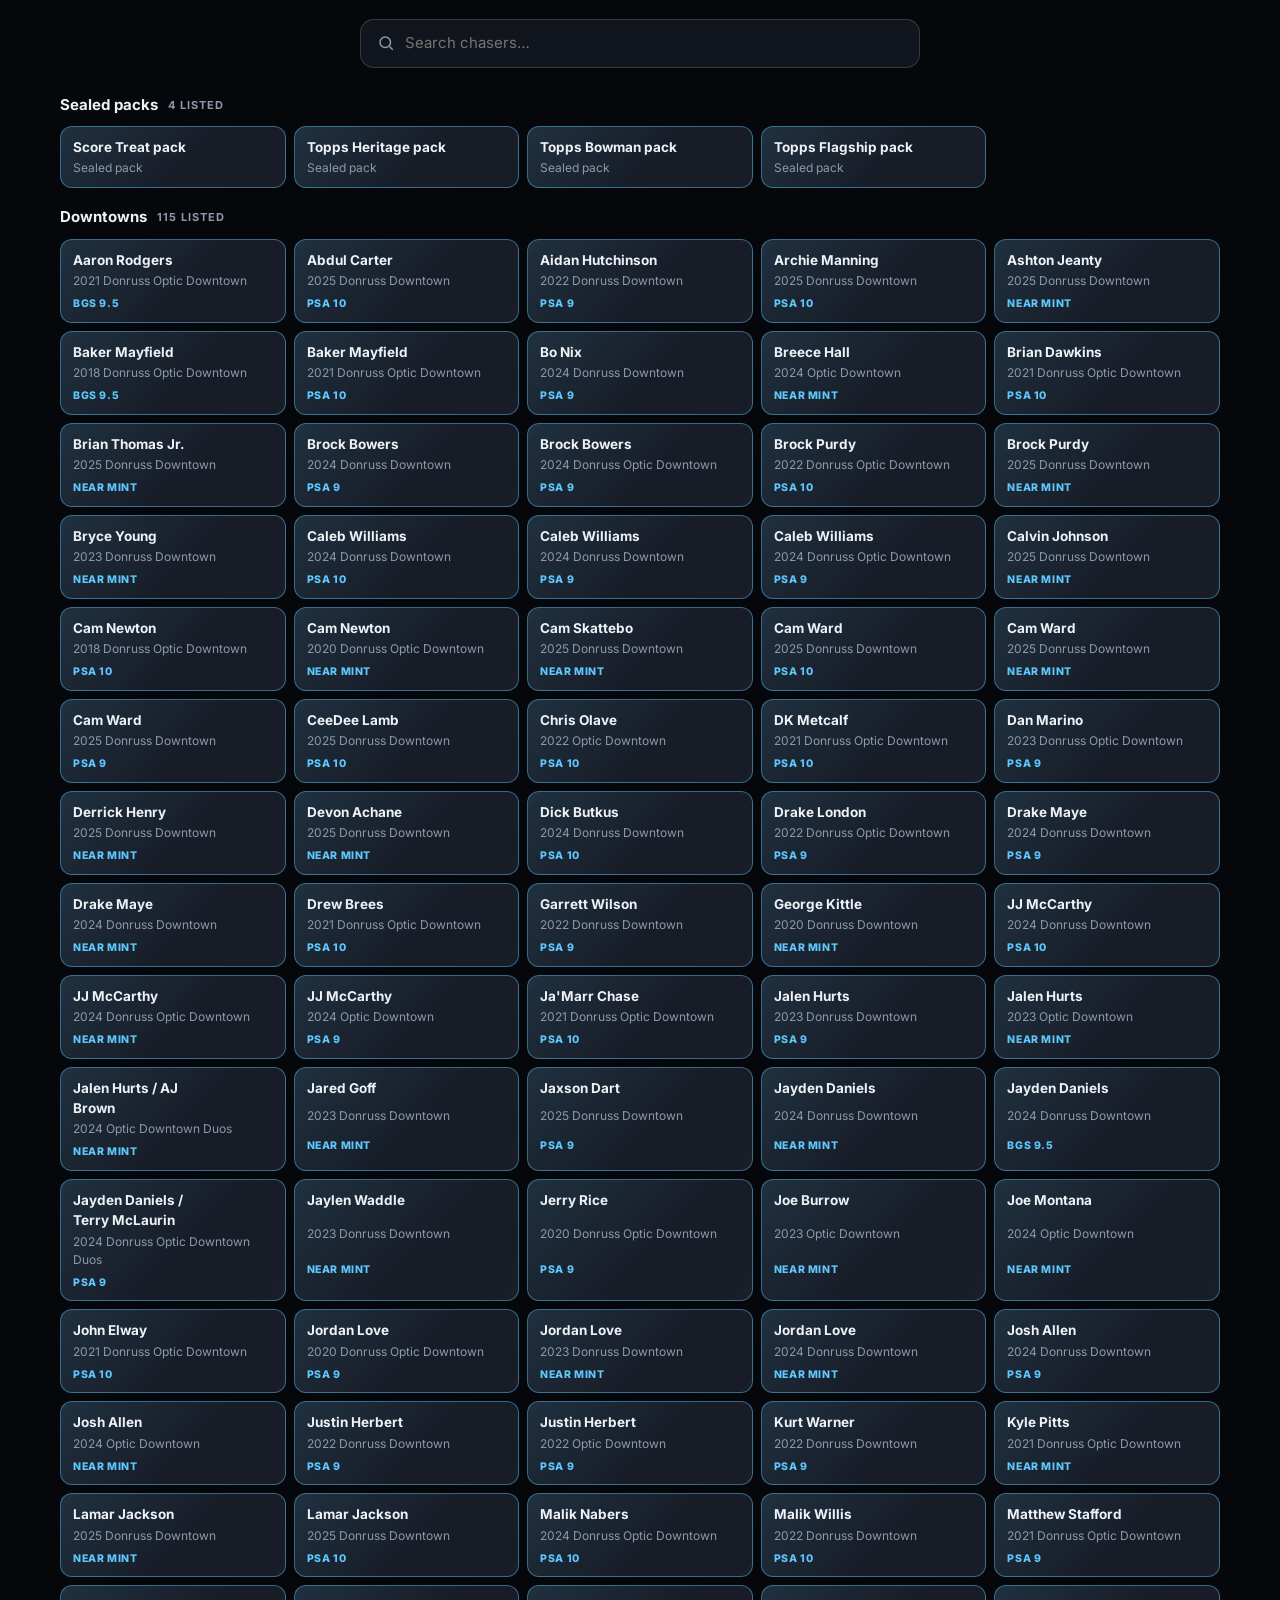
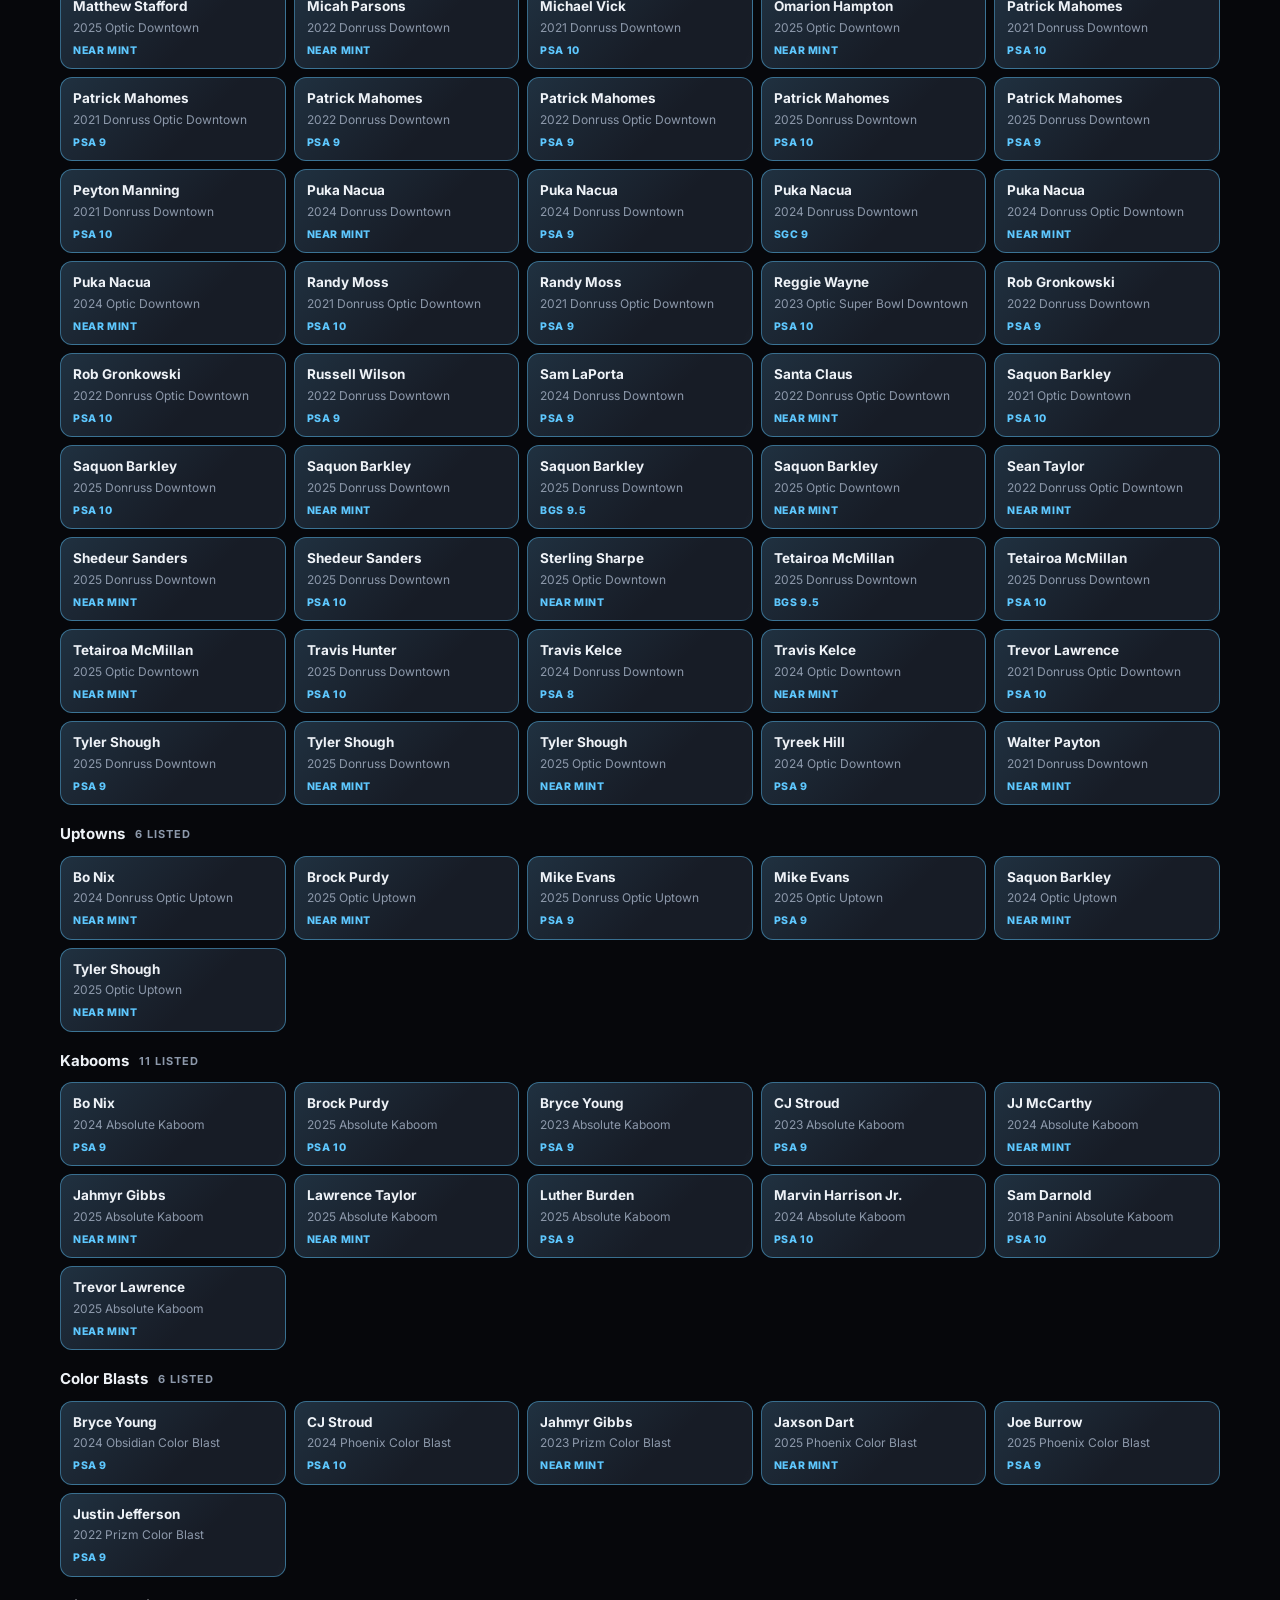
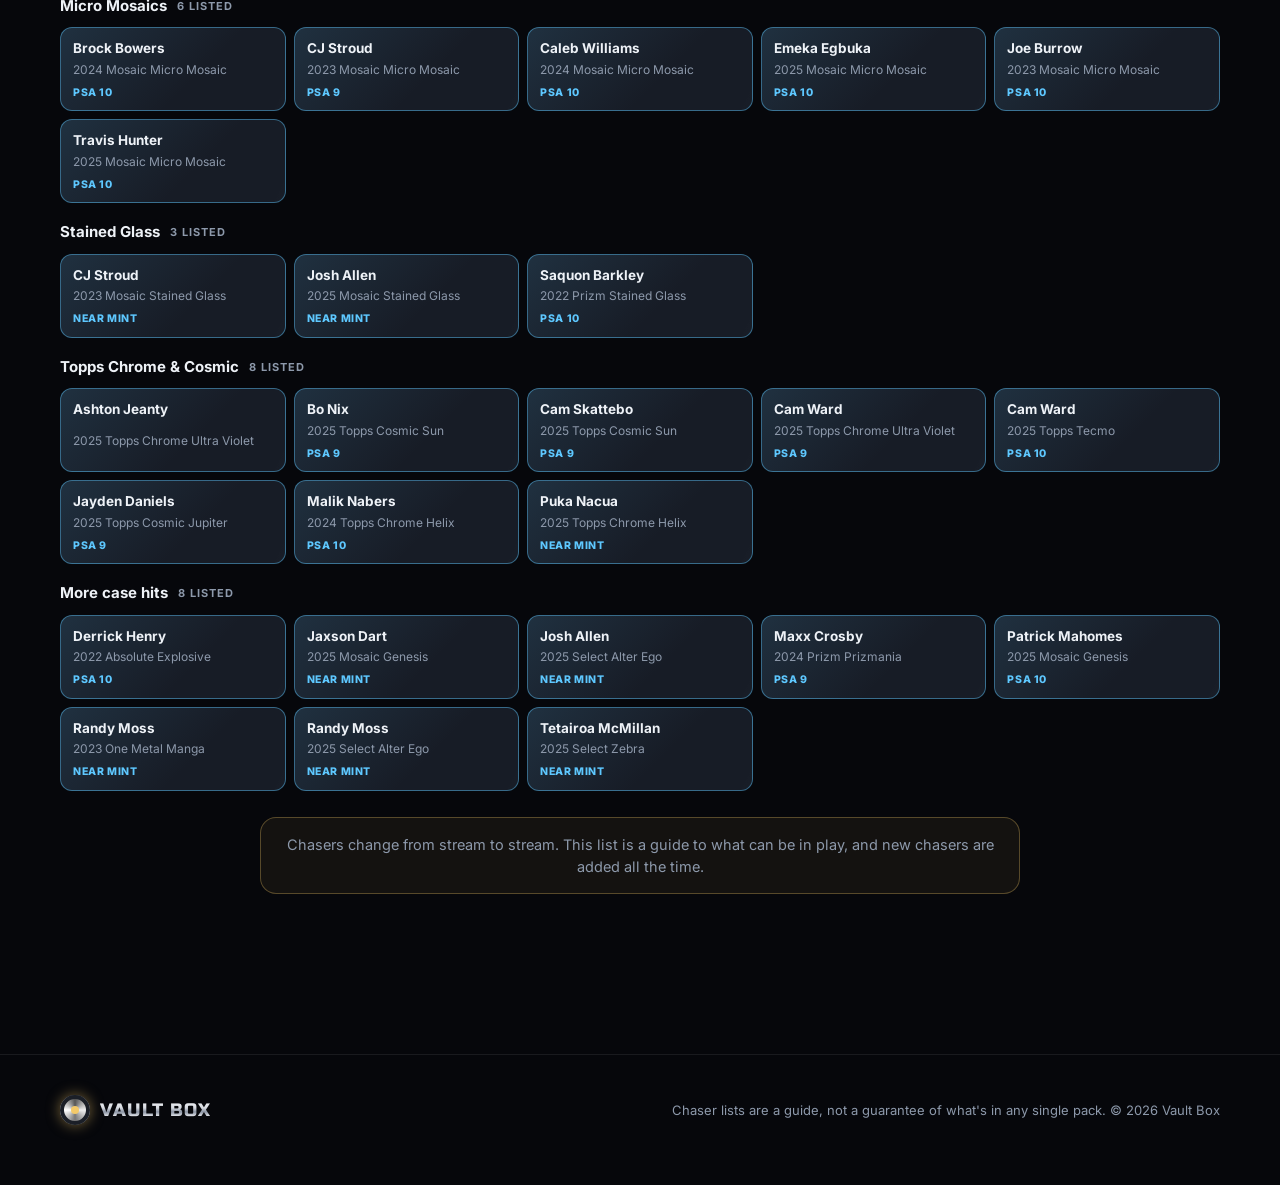
<file: vault-packs.html>
<!DOCTYPE html>
<html lang="en">
<head>
  <meta charset="utf-8">
  <meta name="viewport" content="width=device-width, initial-scale=1">
  <title>Vault Packs | Vault Box</title>
  <meta name="description" content="Vault Packs: sealed packs and football singles, with chasers shown live on every stream.">
  <meta name="theme-color" content="#06070b">
  <link rel="icon" href="assets/boxes/grail.webp">
  <link rel="preconnect" href="https://fonts.googleapis.com">
  <link rel="preconnect" href="https://fonts.gstatic.com" crossorigin>
  <link href="https://fonts.googleapis.com/css2?family=Inter:wght@400;600;700;800;900&family=Russo+One&display=swap" rel="stylesheet">
  <link rel="stylesheet" href="css/styles.css">
</head>
<body>
  <div class="bg-fx"></div>

  <header class="nav">
    <div class="wrap">
      <a class="logo" href="index.html"><span class="dial"></span><span class="metal">VAULT BOX</span></a>
      <nav>
        <a href="index.html#boxes">Pokémon</a>
        <a href="sports.html">Sports</a>
        <a class="on" href="vault-packs.html">Vault Packs</a>
        <a class="hide-sm" href="spots.html">Spots</a>
        <a href="prices.html">Prices</a>
        <a href="waitlist.html">Streamers</a>
      </nav>
    </div>
  </header>

  <main class="wrap">
    <section class="pk-hero">
      <div class="pk-art">
        <div class="pk-glow"></div>
        <img src="assets/sports/vault-pack.png" alt="Vault Pack">
      </div>
      <div>
        <span class="eyebrow">New · Vault Packs</span>
        <h1><span class="metal">VAULT</span> <span class="gold">PACKS</span></h1>
        <p class="lead">A sealed mystery pack with a little bit of everything. Packs are auctioned live, then ripped on stream so you see what’s inside.</p>
        <p class="pk-price" id="pk-price"></p>
        <div class="pk-odds">
          <b id="pk-odds"></b>
          <span>packs has a chaser. Chasers are shown on stream at the start of every show.</span>
        </div>
      </div>
    </section>

    <section class="block" style="padding-top:20px">
      <div class="sec-head">
        <span class="eyebrow">What can be inside</span>
        <h2>Every pack is a surprise</h2>
      </div>
      <div class="pk-inside" id="pk-inside"></div>
    </section>

    <section class="block" style="padding-top:0">
      <div class="sec-head">
        <span class="eyebrow">Chasers</span>
        <h2>The chase is on</h2>
        <p>Chasers are 100% transparent. They’re shown live at the start of every stream, so you always know what’s in play.</p>
      </div>
      <div class="pk-rules">
        <div><b id="pk-odds-2"></b><span>Packs with a chaser</span></div>
        <div><b>Live</b><span>Packs auctioned and chasers shown at the start of each stream</span></div>
        <div><b>100%</b><span>Transparent: what’s shown is what’s in play</span></div>
      </div>
    </section>

    <section class="block" style="padding-top:0" id="checklist">
      <div class="sec-head">
        <span class="eyebrow">Chaser checklist</span>
        <h2>What you can chase</h2>
        <p id="pk-count"></p>
      </div>
      <div class="board-filter">
        <label class="search">
          <svg width="18" height="18" viewBox="0 0 24 24" fill="none" stroke="currentColor" stroke-width="2"><circle cx="11" cy="11" r="7"/><path d="M21 21l-4.3-4.3"/></svg>
          <input id="pk-q" type="search" placeholder="Search chasers…" autocomplete="off">
        </label>
      </div>
      <div id="pk-list"></div>
      <div class="spots-note" style="margin:26px auto 80px">Chasers change from stream to stream. This list is a guide to what can be in play, and new chasers are added all the time.</div>
    </section>
  </main>

  <footer>
    <div class="wrap">
      <a class="logo" href="index.html"><span class="dial"></span><span class="metal">VAULT BOX</span></a>
      <div>Chaser lists are a guide, not a guarantee of what's in any single pack. © <span id="year"></span> Vault Box</div>
    </div>
  </footer>

  <script src="data/config.js"></script>
  <script src="data/pulls.js"></script>
  <script src="data/packs.js"></script>
  <script src="data/chasers.js"></script>
  <script src="js/sprites.js"></script>
  <script src="js/common.js"></script>
  <script>
  (function () {
    const { esc } = window.VB;
    const P = window.PACKS_CONFIG;
    const $ = (id) => document.getElementById(id);
    $("pk-price").textContent = P.price ? `${P.price} per pack` : "";
    $("pk-odds").textContent = $("pk-odds-2").textContent = P.chaserOdds;
    $("pk-inside").innerHTML = P.inside.map((x) =>
      `<div class="pk-item"><b>${esc(x.name)}</b><span>${esc(x.note || "")}</span></div>`).join("");

    function render() {
      const q = $("pk-q").value.trim().toLowerCase();
      const groups = P.checklist.concat(window.CHASERS || []);
      const total = (window.CHASERS || []).reduce((n, g) => n + g.items.length, 0);
      $("pk-count").textContent = total ? `${total}+ chaser singles listed` : "";
      $("pk-list").innerHTML = groups.map((g) => {
        const items = g.items.filter((i) => !q || `${i.name} ${i.card} ${i.note || ""}`.toLowerCase().includes(q));
        if (q && !items.length) return "";
        const body = items.length
          ? `<div class="cards">${items.map((i) => `<div class="pc a"><span class="nm">${esc(i.name)}</span>
              <span class="st">${esc(i.card || "")}</span>${i.note ? `<span class="rar">${esc(i.note)}</span>` : ""}</div>`).join("")}</div>`
          : `<div class="empty" style="padding:20px">Chaser singles coming soon.</div>`;
        return `<div class="group"><h5>${esc(g.group)} <span>${items.length ? `${items.length} listed` : ""}</span></h5>${body}</div>`;
      }).join("") || `<div class="empty">No chasers match “${esc(q)}”.</div>`;
    }
    $("pk-q").addEventListener("input", render);
    render();
  })();
  </script>
</body>
</html>
</file>
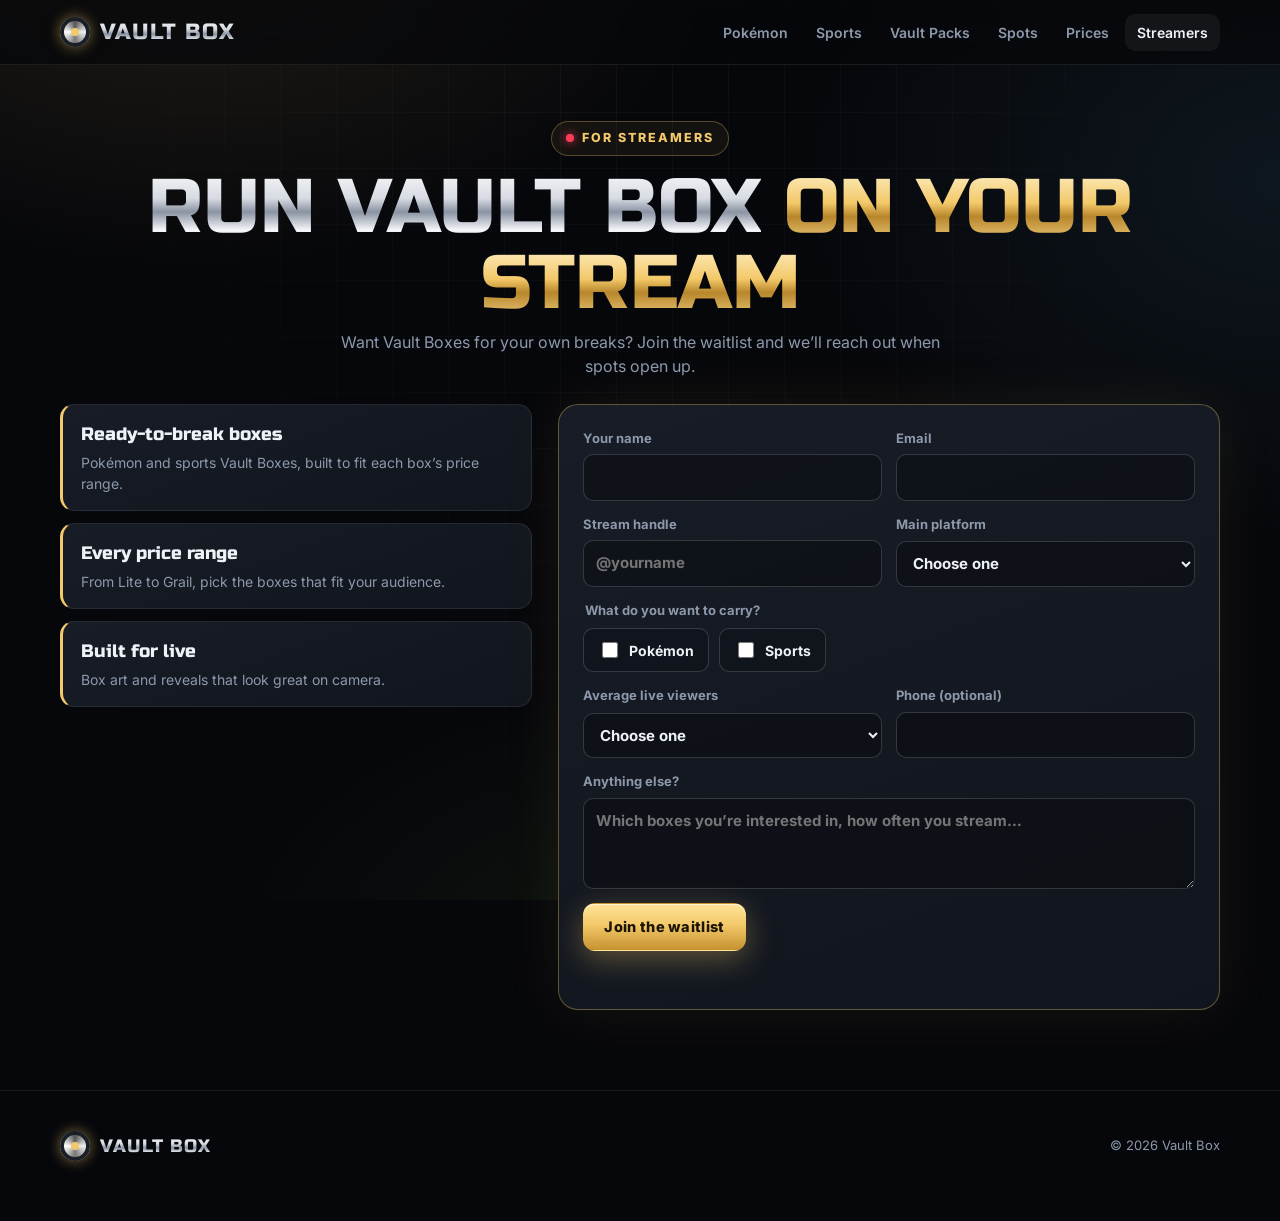
<file: waitlist.html>
<!DOCTYPE html>
<html lang="en">
<head>
  <meta charset="utf-8">
  <meta name="viewport" content="width=device-width, initial-scale=1">
  <title>Streamer Waitlist | Vault Box</title>
  <meta name="description" content="Streamers: join the waitlist to carry Vault Box repacks on your breaks.">
  <meta name="theme-color" content="#06070b">
  <link rel="icon" href="assets/boxes/grail.webp">
  <link rel="preconnect" href="https://fonts.googleapis.com">
  <link rel="preconnect" href="https://fonts.gstatic.com" crossorigin>
  <link href="https://fonts.googleapis.com/css2?family=Inter:wght@400;600;700;800;900&family=Russo+One&display=swap" rel="stylesheet">
  <link rel="stylesheet" href="css/styles.css">
</head>
<body>
  <div class="bg-fx"></div>

  <header class="nav">
    <div class="wrap">
      <a class="logo" href="index.html"><span class="dial"></span><span class="metal">VAULT BOX</span></a>
      <nav>
        <a href="index.html#boxes">Pokémon</a>
        <a href="sports.html">Sports</a>
        <a href="vault-packs.html">Vault Packs</a>
        <a class="hide-sm" href="spots.html">Spots</a>
        <a href="prices.html">Prices</a>
        <a class="on" href="waitlist.html">Streamers</a>
      </nav>
    </div>
  </header>

  <main class="wrap">
    <div class="page-head">
      <span class="eyebrow"><span class="live"></span>For streamers</span>
      <h1><span class="metal">RUN VAULT BOX</span> <span class="gold">ON YOUR STREAM</span></h1>
      <p>Want Vault Boxes for your own breaks? Join the waitlist and we’ll reach out when spots open up.</p>
    </div>

    <div class="wl">
      <div class="wl-perks">
        <div class="wl-perk"><b>Ready-to-break boxes</b><span>Pokémon and sports Vault Boxes, built to fit each box’s price range.</span></div>
        <div class="wl-perk"><b>Every price range</b><span>From Lite to Grail, pick the boxes that fit your audience.</span></div>
        <div class="wl-perk"><b>Built for live</b><span>Box art and reveals that look great on camera.</span></div>
      </div>

      <form class="wl-form" id="wl-form" name="streamer-waitlist" method="POST" action="waitlist.html?sent=1"
            data-netlify="true" netlify-honeypot="bot-field">
        <input type="hidden" name="form-name" value="streamer-waitlist">
        <p class="hp"><label>Leave this empty <input name="bot-field"></label></p>

        <div class="wl-row">
          <label>Your name<input name="name" required autocomplete="name"></label>
          <label>Email<input name="email" type="email" required autocomplete="email"></label>
        </div>
        <div class="wl-row">
          <label>Stream handle<input name="handle" required placeholder="@yourname"></label>
          <label>Main platform
            <select name="platform" required>
              <option value="">Choose one</option>
              <option>TikTok</option><option>Whatnot</option><option>YouTube</option>
              <option>Instagram</option><option>Twitch</option><option>Other</option>
            </select>
          </label>
        </div>
        <fieldset>
          <legend>What do you want to carry?</legend>
          <div class="wl-checks">
            <label><input type="checkbox" name="interest" value="Pokémon"> Pokémon</label>
            <label><input type="checkbox" name="interest" value="Sports"> Sports</label>
          </div>
        </fieldset>
        <div class="wl-row">
          <label>Average live viewers
            <select name="viewers">
              <option value="">Choose one</option>
              <option>Under 25</option><option>25–100</option><option>100–500</option><option>500+</option>
            </select>
          </label>
          <label>Phone (optional)<input name="phone" type="tel" autocomplete="tel"></label>
        </div>
        <label>Anything else?<textarea name="message" rows="3" placeholder="Which boxes you’re interested in, how often you stream…"></textarea></label>
        <button class="btn primary" type="submit" id="wl-btn">Join the waitlist</button>
        <p class="wl-msg" id="wl-msg" role="status"></p>
      </form>
    </div>
  </main>

  <footer>
    <div class="wrap">
      <a class="logo" href="index.html"><span class="dial"></span><span class="metal">VAULT BOX</span></a>
      <div>© <span id="year"></span> Vault Box</div>
    </div>
  </footer>

  <script src="data/config.js"></script>
  <script src="data/pulls.js"></script>
  <script src="js/sprites.js"></script>
  <script src="js/common.js"></script>
  <script>
  (function () {
    const form = document.getElementById("wl-form");
    const msg = document.getElementById("wl-msg");
    const btn = document.getElementById("wl-btn");
    const done = () => {
      form.classList.add("sent");
      msg.innerHTML = "<b>You’re on the list!</b> We’ll reach out when spots open up.";
    };
    if (new URLSearchParams(location.search).has("sent")) done();
    form.addEventListener("submit", async (e) => {
      e.preventDefault();
      btn.disabled = true;
      msg.textContent = "Sending…";
      try {
        const res = await fetch("/", {
          method: "POST",
          headers: { "Content-Type": "application/x-www-form-urlencoded" },
          body: new URLSearchParams(new FormData(form)).toString(),
        });
        if (!res.ok) throw new Error(res.status);
        done();
      } catch (err) {
        btn.disabled = false;
        msg.textContent = "Something went wrong. Please try again in a moment.";
      }
    });
  })();
  </script>
</body>
</html>
</file>
<file: css/styles.css>
:root {
  --bg: #06070b;
  --bg2: #0c0f16;
  --panel: #11151d;
  --panel2: #171c26;
  --line: rgba(255, 255, 255, 0.08);
  --line2: rgba(255, 255, 255, 0.16);
  --text: #eef2f7;
  --dim: #8d99ab;
  --gold: #f3c969;
  --gold2: #fff1c9;
  --accent: var(--gold);
  --accent2: var(--gold2);
  --glow: rgba(243, 201, 105, 0.5);
  --radius: 18px;
  --display: "Russo One", "Arial Black", Impact, sans-serif;
  --body: "Inter", -apple-system, BlinkMacSystemFont, "Segoe UI", Roboto, sans-serif;
}

* { box-sizing: border-box; }
html { scroll-behavior: smooth; }
html, body { margin: 0; padding: 0; }
body {
  font-family: var(--body);
  background: var(--bg);
  color: var(--text);
  line-height: 1.5;
  -webkit-font-smoothing: antialiased;
  overflow-x: hidden;
}
body.locked { overflow: hidden; }
a { color: inherit; }
img { max-width: 100%; display: block; }
button { font: inherit; color: inherit; }

/* ---------- background ---------- */
.bg-fx {
  position: fixed; inset: 0; z-index: -1; pointer-events: none;
  background:
    radial-gradient(900px 600px at 15% -10%, rgba(243, 201, 105, 0.12), transparent 60%),
    radial-gradient(800px 600px at 100% 20%, rgba(111, 208, 255, 0.08), transparent 60%),
    radial-gradient(700px 500px at 50% 110%, rgba(141, 255, 58, 0.06), transparent 60%),
    var(--bg);
}
.bg-fx::after {
  content: ""; position: absolute; inset: 0;
  background-image: linear-gradient(var(--line) 1px, transparent 1px), linear-gradient(90deg, var(--line) 1px, transparent 1px);
  background-size: 56px 56px;
  mask-image: radial-gradient(ellipse at 50% 0%, #000 0%, transparent 70%);
  -webkit-mask-image: radial-gradient(ellipse at 50% 0%, #000 0%, transparent 70%);
  opacity: 0.5;
}

.wrap { max-width: 1200px; margin: 0 auto; padding: 0 20px; }

/* ---------- nav ---------- */
.nav {
  position: sticky; top: 0; z-index: 50;
  backdrop-filter: blur(14px); -webkit-backdrop-filter: blur(14px);
  background: rgba(6, 7, 11, 0.72);
  border-bottom: 1px solid var(--line);
}
.nav .wrap { display: flex; align-items: center; gap: 18px; height: 64px; }
.logo {
  font-family: var(--display); font-size: 22px; letter-spacing: 1px; text-decoration: none;
  display: flex; align-items: center; gap: 10px;
}
.logo .dial {
  width: 30px; height: 30px; border-radius: 50%;
  background: conic-gradient(from 0deg, #555, #eee, #777, #fff, #555);
  box-shadow: inset 0 0 0 4px #1b1f27, 0 0 14px var(--glow);
  position: relative; animation: spin 12s linear infinite;
}
.logo .dial::after { content: ""; position: absolute; inset: 11px; border-radius: 50%; background: var(--gold); }
.metal {
  background: linear-gradient(180deg, #fff 0%, #d7dbe2 40%, #8a93a3 55%, #f5f7fa 75%, #b9c0cc 100%);
  -webkit-background-clip: text; background-clip: text; color: transparent;
}
.gold {
  background: linear-gradient(180deg, #fff6d8 0%, #f3c969 45%, #b8862b 60%, #ffe39a 100%);
  -webkit-background-clip: text; background-clip: text; color: transparent;
}
.nav nav { display: flex; gap: 4px; margin-left: auto; align-items: center; }
.nav nav a {
  text-decoration: none; color: var(--dim); font-weight: 600; font-size: 14px;
  padding: 8px 12px; border-radius: 10px; transition: 0.15s;
}
.nav nav a:hover, .nav nav a.on { color: var(--text); background: rgba(255, 255, 255, 0.05); }

.btn {
  display: inline-flex; align-items: center; gap: 8px; justify-content: center;
  padding: 12px 20px; border-radius: 12px; font-weight: 800; font-size: 14.5px;
  text-decoration: none; cursor: pointer; border: 1px solid var(--line2);
  background: rgba(255, 255, 255, 0.04); transition: transform 0.15s, box-shadow 0.2s, background 0.2s;
  letter-spacing: 0.3px;
}
.btn:hover { transform: translateY(-2px); background: rgba(255, 255, 255, 0.08); }
.btn.primary {
  background: linear-gradient(180deg, #ffe39a, #f3c969 45%, #c6922f);
  color: #1c1405; border-color: transparent;
  box-shadow: 0 8px 30px rgba(243, 201, 105, 0.35), inset 0 1px 0 rgba(255, 255, 255, 0.6);
}
.btn.primary:hover { box-shadow: 0 12px 40px rgba(243, 201, 105, 0.5), inset 0 1px 0 rgba(255, 255, 255, 0.6); }
.nav .btn { padding: 9px 14px; font-size: 13px; }

/* ---------- hero ---------- */
.hero { position: relative; padding: 80px 0 50px; text-align: center; overflow: hidden; }
.hero .ring {
  position: absolute; left: 50%; top: 50%; width: 760px; height: 760px; margin: -380px 0 0 -380px;
  border-radius: 50%; pointer-events: none; opacity: 0.35;
  background: repeating-conic-gradient(from 0deg, rgba(255, 255, 255, 0.14) 0deg 1deg, transparent 1deg 6deg);
  mask-image: radial-gradient(circle, transparent 54%, #000 55%, #000 62%, transparent 63%);
  -webkit-mask-image: radial-gradient(circle, transparent 54%, #000 55%, #000 62%, transparent 63%);
  animation: spin 60s linear infinite;
}
.hero .ring.r2 {
  width: 560px; height: 560px; margin: -280px 0 0 -280px; opacity: 0.25; animation-direction: reverse; animation-duration: 40s;
}
.eyebrow {
  display: inline-flex; gap: 8px; align-items: center; font-size: 12.5px; letter-spacing: 2px;
  text-transform: uppercase; color: var(--gold); font-weight: 800;
  border: 1px solid rgba(243, 201, 105, 0.3); padding: 7px 14px; border-radius: 999px;
  background: rgba(243, 201, 105, 0.06);
}
.eyebrow .live { width: 8px; height: 8px; border-radius: 50%; background: #ff3b5c; box-shadow: 0 0 10px #ff3b5c; animation: pulse 1.4s infinite; }
.hero h1 {
  font-family: var(--display); font-weight: 400; margin: 22px 0 12px;
  font-size: clamp(46px, 9vw, 112px); line-height: 0.95; letter-spacing: 1px;
  filter: drop-shadow(0 6px 30px rgba(243, 201, 105, 0.25));
}
.hero h1 span { display: block; }
.hero p.lead { color: var(--dim); font-size: clamp(15px, 2vw, 19px); max-width: 640px; margin: 0 auto 28px; }
.hero .ctas { display: flex; gap: 12px; justify-content: center; flex-wrap: wrap; }
.stats { display: flex; gap: 12px; justify-content: center; flex-wrap: wrap; margin-top: 40px; }
.stat {
  min-width: 150px; padding: 14px 18px; border-radius: 14px; background: rgba(255, 255, 255, 0.03);
  border: 1px solid var(--line);
}
.stat b { display: block; font-family: var(--display); font-size: 26px; font-weight: 400; }
.stat span { font-size: 12px; color: var(--dim); letter-spacing: 1px; text-transform: uppercase; font-weight: 700; }

/* ---------- ticker ---------- */
.ticker { border-block: 1px solid var(--line); background: rgba(255, 255, 255, 0.02); overflow: hidden; padding: 12px 0; }
.ticker .track { display: flex; gap: 34px; width: max-content; animation: scroll 80s linear infinite; }
.ticker:hover .track { animation-play-state: paused; }
.ticker .item { display: inline-flex; align-items: center; gap: 8px; white-space: nowrap; font-size: 13.5px; color: var(--dim); }
.ticker .item b { color: var(--text); }
.ticker .item i { font-style: normal; color: var(--gold); font-weight: 800; }
.ticker .item::before { content: "◆"; color: var(--gold); font-size: 9px; }

/* ---------- sections ---------- */
section.block { padding: 80px 0; }
.sec-head { text-align: center; margin-bottom: 40px; }
.sec-head h2 { font-family: var(--display); font-weight: 400; font-size: clamp(30px, 5vw, 50px); margin: 10px 0 8px; letter-spacing: 1px; }
.sec-head p { color: var(--dim); margin: 0 auto; max-width: 620px; }

/* ---------- box lineup ---------- */
.lineup { display: grid; grid-template-columns: repeat(5, 1fr); gap: 22px; perspective: 1200px; }
@media (max-width: 1100px) { .lineup { grid-template-columns: repeat(3, 1fr); } }
@media (max-width: 760px) { .lineup { grid-template-columns: repeat(2, 1fr); gap: 14px; } }
.box {
  --a: var(--gold); --b: var(--gold2); --g: var(--glow);
  position: relative; cursor: pointer; border: 0; padding: 0; background: none; text-align: left;
  display: flex; flex-direction: column; gap: 12px;
}
.box .price {
  font-family: var(--display); font-size: clamp(15px, 1.6vw, 19px); text-align: center; color: var(--b);
  text-shadow: 0 0 18px var(--g);
}
.box .art {
  position: relative; border-radius: 16px; overflow: hidden; aspect-ratio: 283 / 437;
  transform-style: preserve-3d; transition: transform 0.2s ease-out, box-shadow 0.3s;
  box-shadow: 0 20px 40px rgba(0, 0, 0, 0.5), 0 0 0 1px rgba(255, 255, 255, 0.08);
  background: #111;
}
.box .art img { width: 100%; height: 100%; object-fit: cover; }
.box .art .glare {
  position: absolute; inset: 0; pointer-events: none; opacity: 0; transition: opacity 0.3s;
  background: radial-gradient(circle at var(--mx, 50%) var(--my, 50%), rgba(255, 255, 255, 0.45), transparent 45%);
  mix-blend-mode: overlay;
}
.box .art .foil {
  position: absolute; inset: 0; pointer-events: none; opacity: 0; transition: opacity 0.3s;
  background: linear-gradient(115deg, transparent 30%, rgba(255, 0, 170, 0.18) 42%, rgba(0, 255, 255, 0.18) 50%, rgba(255, 255, 0, 0.18) 58%, transparent 70%);
  background-size: 250% 250%; background-position: var(--fx, 50%) var(--fy, 50%);
  mix-blend-mode: color-dodge;
}
.box:hover .art, .box:focus-visible .art { box-shadow: 0 30px 60px rgba(0, 0, 0, 0.6), 0 0 50px var(--g), 0 0 0 1px var(--a); }
.box:hover .glare, .box:hover .foil { opacity: 1; }
.box:focus-visible { outline: none; }
.box .meta { display: flex; justify-content: space-between; align-items: center; font-size: 12.5px; color: var(--dim); font-weight: 700; }
.box .open {
  color: var(--a); letter-spacing: 1px; text-transform: uppercase; font-size: 11.5px;
  display: inline-flex; gap: 6px; align-items: center;
}
.box .open::after { content: "→"; transition: transform 0.2s; }
.box:hover .open::after { transform: translateX(4px); }
.box.soon { cursor: default; }
.box.soon .art img { filter: grayscale(0.7) brightness(0.45) blur(1.5px); }
.box.soon .lock {
  position: absolute; inset: 0; display: grid; place-items: center; text-align: center; z-index: 2;
}
.box.soon .lock div {
  font-family: var(--display); font-size: 16px; letter-spacing: 2px; color: var(--b);
  background: rgba(0, 0, 0, 0.6); border: 1px solid var(--line2); padding: 10px 16px; border-radius: 12px;
}
.box.soon .lock svg { width: 34px; height: 34px; margin: 0 auto 8px; display: block; }
.box .shine-bar {
  position: absolute; left: -60%; top: 0; width: 40%; height: 100%; transform: skewX(-20deg);
  background: linear-gradient(90deg, transparent, rgba(255, 255, 255, 0.25), transparent);
  animation: shine 5s ease-in-out infinite; pointer-events: none;
}
.box:nth-child(2) .shine-bar { animation-delay: 1s; }
.box:nth-child(3) .shine-bar { animation-delay: 2s; }
.box:nth-child(4) .shine-bar { animation-delay: 3s; }

/* ---------- how it works ---------- */
.steps { display: grid; grid-template-columns: repeat(4, 1fr); gap: 16px; counter-reset: step; }
@media (max-width: 900px) { .steps { grid-template-columns: repeat(2, 1fr); } }
@media (max-width: 520px) { .steps { grid-template-columns: 1fr; } }
.step {
  background: linear-gradient(180deg, var(--panel2), var(--panel)); border: 1px solid var(--line);
  border-radius: var(--radius); padding: 22px; position: relative; overflow: hidden;
}
.step::before {
  counter-increment: step; content: counter(step, decimal-leading-zero);
  font-family: var(--display); font-size: 54px; position: absolute; right: 14px; top: 2px;
  color: rgba(255, 255, 255, 0.05);
}
.step .ico { width: 42px; height: 42px; border-radius: 12px; display: grid; place-items: center; background: rgba(243, 201, 105, 0.1); color: var(--gold); margin-bottom: 14px; }
.step h3 { margin: 0 0 6px; font-size: 17px; }
.step p { margin: 0; color: var(--dim); font-size: 14px; }

/* ---------- condition ---------- */
.cond { display: grid; grid-template-columns: 1fr 1fr; gap: 18px; }
@media (max-width: 760px) { .cond { grid-template-columns: 1fr; } }
.cond-card {
  border-radius: 22px; padding: 28px; border: 1px solid var(--line); position: relative; overflow: hidden;
  background: var(--panel); display: grid; grid-template-columns: 120px 1fr; gap: 22px; align-items: center;
}
@media (max-width: 460px) { .cond-card { grid-template-columns: 1fr; } }
.cond-card h3 { margin: 0 0 6px; font-family: var(--display); font-weight: 400; font-size: 26px; letter-spacing: 0.5px; }
.cond-card p { margin: 0 0 12px; color: var(--dim); font-size: 14.5px; }
.chips { display: flex; gap: 6px; flex-wrap: wrap; }
.chip {
  font-size: 11.5px; font-weight: 800; letter-spacing: 1px; padding: 5px 10px; border-radius: 999px;
  border: 1px solid var(--line2); background: rgba(255, 255, 255, 0.04);
}
.raw-card {
  width: 100px; aspect-ratio: 63 / 88; border-radius: 8px; margin: 0 auto;
  background: linear-gradient(135deg, #ffe38a, #f39c33 40%, #d64d8a 70%, #5f7cff);
  box-shadow: 0 0 0 4px #f1d27a, 0 14px 30px rgba(0, 0, 0, 0.5); position: relative; transform: rotate(-6deg);
  animation: float 5s ease-in-out infinite;
}
.raw-card::after { content: ""; position: absolute; inset: 10px 10px 40%; border-radius: 4px; background: rgba(255, 255, 255, 0.25); }
.slab {
  width: 110px; border-radius: 10px; padding: 8px; margin: 0 auto;
  background: linear-gradient(180deg, rgba(255, 255, 255, 0.22), rgba(255, 255, 255, 0.06));
  border: 1px solid rgba(255, 255, 255, 0.35); box-shadow: 0 14px 30px rgba(0, 0, 0, 0.5);
  transform: rotate(5deg); animation: float 5s ease-in-out infinite reverse;
}
.slab .label { background: #d8272f; color: #fff; font-size: 8px; font-weight: 900; padding: 5px 6px; border-radius: 3px; display: flex; justify-content: space-between; margin-bottom: 6px; }
.slab .label b { font-size: 12px; }
.slab .inner { aspect-ratio: 63 / 88; border-radius: 4px; background: linear-gradient(135deg, #7ad6ff, #5a5fff 45%, #b04dff 70%, #ffcf5a); }

/* ---------- finder ---------- */
.finder { max-width: 820px; margin: 0 auto; }
.search {
  display: flex; align-items: center; gap: 10px; padding: 0 16px; border-radius: 14px;
  border: 1px solid var(--line2); background: var(--panel); transition: 0.2s;
}
.search:focus-within { border-color: var(--accent); box-shadow: 0 0 0 4px color-mix(in srgb, var(--accent) 18%, transparent); }
.search svg { flex: none; color: var(--dim); }
.search input {
  flex: 1; background: none; border: 0; outline: 0; color: var(--text); font: inherit; font-size: 16px; padding: 14px 0; min-width: 0;
}
.finder-results { margin-top: 14px; display: grid; gap: 10px; }
.fr {
  display: grid; grid-template-columns: 56px 1fr; gap: 14px; align-items: center;
  background: var(--panel); border: 1px solid var(--line); border-radius: 14px; padding: 12px 14px;
}
.fr img { width: 56px; height: 56px; object-fit: contain; }
.fr h4 { margin: 0 0 6px; font-size: 16px; }
.fr .where { display: flex; gap: 6px; flex-wrap: wrap; }
.fr .where button {
  cursor: pointer; font-size: 12.5px; font-weight: 700; padding: 5px 10px; border-radius: 9px;
  border: 1px solid var(--line2); background: rgba(255, 255, 255, 0.04); transition: 0.15s;
}
.fr .where button:hover { border-color: var(--c); color: var(--c); }
.fr .where button b { color: var(--c); }
.muted { color: var(--dim); font-size: 14px; text-align: center; padding: 10px; }

/* ---------- vault overlay ---------- */
.vault {
  --a: var(--gold); --b: var(--gold2); --g: var(--glow); --vbg: #111;
  position: fixed; inset: 0; z-index: 100; display: none;
  background: radial-gradient(1000px 700px at 20% 0%, color-mix(in srgb, var(--a) 16%, transparent), transparent 60%), var(--vbg);
}
.vault.on { display: block; }
.vault .doors { position: fixed; inset: 0; z-index: 5; pointer-events: none; display: flex; }
.vault .door {
  flex: 1; background:
    repeating-linear-gradient(90deg, rgba(255, 255, 255, 0.03) 0 2px, transparent 2px 8px),
    linear-gradient(180deg, #3a3f49, #1d2027 50%, #2b2f37);
  border: 1px solid rgba(255, 255, 255, 0.1); position: relative;
  transition: transform 0.9s cubic-bezier(0.7, 0, 0.2, 1) 0.45s;
}
.vault .door.l { border-right: 2px solid #0b0c10; }
.vault .door.r { border-left: 2px solid #0b0c10; }
.vault .wheel {
  position: fixed; left: 50%; top: 50%; width: 180px; height: 180px; margin: -90px 0 0 -90px; z-index: 6;
  border-radius: 50%; pointer-events: none;
  background: radial-gradient(circle, var(--a) 0 18%, #2a2e36 19% 40%, transparent 41%),
    conic-gradient(from 0deg, #9aa2ae, #e6e9ee, #6d7480, #e6e9ee, #9aa2ae, #e6e9ee, #6d7480, #e6e9ee, #9aa2ae);
  box-shadow: 0 0 0 10px #2a2e36, 0 0 60px var(--g), inset 0 0 20px rgba(0, 0, 0, 0.6);
  transition: transform 0.6s ease-in, opacity 0.3s ease 0.55s;
}
.vault.opening .wheel { transform: rotate(540deg) scale(0.9); opacity: 0; }
.vault.opening .door.l { transform: translateX(-102%); }
.vault.opening .door.r { transform: translateX(102%); }
.vault.opened .doors, .vault.opened .wheel { display: none; }

.vault .scroller { position: absolute; inset: 0; overflow-y: auto; overscroll-behavior: contain; }
.vault .v-top {
  position: sticky; top: 0; z-index: 3; display: flex; align-items: center; gap: 12px;
  padding: 12px 20px; background: color-mix(in srgb, var(--vbg) 80%, transparent);
  backdrop-filter: blur(12px); -webkit-backdrop-filter: blur(12px); border-bottom: 1px solid var(--line);
}
.vault .v-top .ed { font-family: var(--display); letter-spacing: 1px; font-size: 18px; color: var(--b); }
.vault .v-top .switch { display: flex; gap: 6px; margin-left: auto; flex-wrap: wrap; }
.vault .v-top .switch button {
  cursor: pointer; padding: 7px 12px; border-radius: 999px; border: 1px solid var(--line2); background: transparent;
  font-size: 12.5px; font-weight: 800; letter-spacing: 0.5px; color: var(--dim);
}
.vault .v-top .switch button.on { background: var(--a); border-color: var(--a); color: #0a0a0a; }
.icon-btn {
  cursor: pointer; width: 40px; height: 40px; flex: none; border-radius: 12px; border: 1px solid var(--line2);
  background: rgba(255, 255, 255, 0.05); display: grid; place-items: center;
}
.icon-btn:hover { background: rgba(255, 255, 255, 0.1); }

.v-hero { display: grid; grid-template-columns: 260px 1fr; gap: 34px; align-items: center; padding: 34px 0 20px; }
@media (max-width: 760px) { .v-hero { grid-template-columns: 1fr; text-align: center; gap: 18px; } .v-hero .v-art { max-width: 200px; margin: 0 auto; } }
.v-art { border-radius: 16px; overflow: hidden; box-shadow: 0 0 60px var(--g), 0 20px 40px rgba(0, 0, 0, 0.5); animation: float 6s ease-in-out infinite; }
.v-hero h2 { font-family: var(--display); font-weight: 400; margin: 0; font-size: clamp(38px, 6vw, 68px); line-height: 1; color: var(--b); text-shadow: 0 0 40px var(--g); letter-spacing: 1px; }
.v-hero .rng { font-family: var(--display); font-size: clamp(20px, 3vw, 30px); margin: 10px 0; color: var(--a); }
.v-hero .rng small { font-family: var(--body); font-size: 12px; color: var(--dim); letter-spacing: 1.5px; text-transform: uppercase; font-weight: 800; display: block; }
.v-hero p { color: var(--dim); margin: 0 0 16px; }
.v-facts { display: flex; gap: 8px; flex-wrap: wrap; }
@media (max-width: 760px) { .v-facts { justify-content: center; } }
.v-facts span { font-size: 12.5px; font-weight: 700; padding: 7px 12px; border-radius: 10px; background: rgba(255, 255, 255, 0.05); border: 1px solid var(--line); }
.v-facts span b { color: var(--a); }
.v-actions { display: flex; gap: 10px; flex-wrap: wrap; margin-top: 18px; }
@media (max-width: 760px) { .v-actions { justify-content: center; } }
.btn.accent { background: var(--a); color: #0b0b0b; border-color: transparent; box-shadow: 0 8px 30px var(--g); }

.v-body { display: grid; grid-template-columns: 300px 1fr; gap: 22px; padding-bottom: 80px; align-items: start; }
@media (max-width: 900px) { .v-body { grid-template-columns: 1fr; } }
.spot-rail { position: sticky; top: 80px; background: var(--panel); border: 1px solid var(--line); border-radius: var(--radius); padding: 12px; max-height: calc(100vh - 100px); overflow-y: auto; }
@media (max-width: 900px) {
  .spot-rail { position: static; max-height: none; display: flex; overflow-x: auto; gap: 8px; padding: 10px; scroll-snap-type: x mandatory; }
  .spot-rail h4 { display: none; }
}
.spot-rail h4 { margin: 4px 6px 10px; font-size: 11.5px; letter-spacing: 1.5px; text-transform: uppercase; color: var(--dim); }
.sp {
  width: 100%; cursor: pointer; display: grid; grid-template-columns: 34px 1fr auto; gap: 10px; align-items: center;
  padding: 8px 10px; border-radius: 12px; border: 1px solid transparent; background: none; text-align: left; transition: 0.15s;
}
@media (max-width: 900px) { .sp { width: auto; min-width: 180px; scroll-snap-align: start; border-color: var(--line); } }
.sp:hover { background: rgba(255, 255, 255, 0.04); }
.sp.on { background: color-mix(in srgb, var(--a) 14%, transparent); border-color: color-mix(in srgb, var(--a) 60%, transparent); }
.sp .n { font-family: var(--display); font-size: 13px; color: var(--a); width: 34px; height: 34px; border-radius: 10px; display: grid; place-items: center; background: rgba(255, 255, 255, 0.05); }
.sp .t { font-size: 13px; font-weight: 700; line-height: 1.25; overflow: hidden; display: -webkit-box; -webkit-line-clamp: 2; -webkit-box-orient: vertical; }
.sp .c { font-size: 11px; color: var(--dim); font-weight: 700; }

.checklist { min-width: 0; }
.cl-head { background: var(--panel); border: 1px solid var(--line); border-radius: var(--radius); padding: 20px; margin-bottom: 14px; position: relative; overflow: hidden; }
.cl-head .sprites { display: flex; margin-bottom: 8px; }
.cl-head .sprites img { width: 76px; height: 76px; object-fit: contain; margin-right: -14px; filter: drop-shadow(0 6px 12px rgba(0, 0, 0, 0.5)); animation: pop 0.4s both; }
.cl-head h3 { margin: 0; font-family: var(--display); font-weight: 400; font-size: clamp(22px, 3vw, 30px); }
.cl-head h3 small { font-family: var(--body); font-size: 13px; color: var(--a); font-weight: 800; letter-spacing: 1.5px; display: block; text-transform: uppercase; }
.cl-head .counts { margin-top: 8px; color: var(--dim); font-size: 13px; }
.cl-tools { display: flex; gap: 10px; flex-wrap: wrap; align-items: center; margin-bottom: 14px; }
.cl-tools .search { flex: 1; min-width: 200px; }
.cl-tools .search input { padding: 11px 0; font-size: 14.5px; }
.seg { display: flex; background: var(--panel); border: 1px solid var(--line); border-radius: 12px; padding: 4px; gap: 2px; flex-wrap: wrap; }
.seg button { cursor: pointer; border: 0; background: none; padding: 8px 12px; border-radius: 9px; font-size: 12.5px; font-weight: 800; color: var(--dim); }
.seg button.on { background: rgba(255, 255, 255, 0.09); color: var(--text); }
.seg button .k { opacity: 0.6; margin-left: 4px; font-weight: 700; }

.group { margin-bottom: 18px; }
.group h5 { display: flex; align-items: center; gap: 10px; margin: 0 0 10px; font-size: 15px; }
.group h5 img { width: 34px; height: 34px; object-fit: contain; }
.group h5 span { font-size: 11px; color: var(--dim); letter-spacing: 1px; text-transform: uppercase; }
.cards { display: grid; grid-template-columns: repeat(auto-fill, minmax(210px, 1fr)); gap: 8px; }
.pc {
  position: relative; border-radius: 12px; padding: 10px 12px; background: var(--panel2); border: 1px solid var(--line);
  display: grid; gap: 2px; overflow: hidden; transition: transform 0.15s, border-color 0.15s;
  animation: rise 0.35s both;
}
.pc:hover { transform: translateY(-2px); border-color: var(--line2); }
.pc .nm { font-weight: 700; font-size: 13.5px; }
.pc .st { font-size: 12px; color: var(--dim); }
.pc .no { position: absolute; right: 10px; top: 9px; font-weight: 800; font-size: 12px; color: var(--a); font-variant-numeric: tabular-nums; }
.pc .nm { padding-right: 58px; }
.pc .rar { font-size: 10.5px; letter-spacing: 0.6px; text-transform: uppercase; font-weight: 800; color: var(--dim); margin-top: 4px; }
.pc.a {
  border-color: color-mix(in srgb, var(--a) 45%, transparent);
  background: linear-gradient(135deg, color-mix(in srgb, var(--a) 12%, var(--panel2)), var(--panel2) 60%);
}
.pc.a::after {
  content: ""; position: absolute; inset: 0; pointer-events: none;
  background: linear-gradient(115deg, transparent 35%, rgba(255, 255, 255, 0.08) 50%, transparent 65%);
  background-size: 300% 100%; animation: sheen 4s linear infinite;
}
.pc.a .rar { color: var(--a); }
.pc.p { border-style: dashed; }
.pc.p .rar { color: #c9a2ff; }
.legend { display: flex; gap: 14px; flex-wrap: wrap; font-size: 12px; color: var(--dim); margin: 0 0 12px; }
.legend i { display: inline-block; width: 12px; height: 12px; border-radius: 4px; vertical-align: -2px; margin-right: 5px; border: 1px solid var(--line2); }
.legend i.a { border-color: var(--a); background: color-mix(in srgb, var(--a) 25%, transparent); }
.legend i.p { border-style: dashed; border-color: #c9a2ff; }
.empty { text-align: center; color: var(--dim); padding: 40px 10px; }
.note {
  font-size: 13px; color: var(--dim); background: rgba(255, 255, 255, 0.03); border: 1px solid var(--line);
  border-left: 3px solid var(--a); border-radius: 12px; padding: 12px 14px; margin-top: 18px;
}
.note b { color: var(--text); }

/* ---------- crack reveal ---------- */
.reveal { position: fixed; inset: 0; z-index: 200; display: none; place-items: center; background: rgba(0, 0, 0, 0.8); backdrop-filter: blur(6px); -webkit-backdrop-filter: blur(6px); padding: 20px; }
.reveal.on { display: grid; }
.reveal .rv {
  width: min(360px, 100%); border-radius: 22px; padding: 26px; text-align: center; position: relative; overflow: hidden;
  background: linear-gradient(180deg, var(--panel2), var(--panel)); border: 1px solid var(--a);
  box-shadow: 0 0 80px var(--g); animation: flip 0.8s cubic-bezier(0.2, 0.8, 0.2, 1.2) both;
}
.reveal .rv::before {
  content: ""; position: absolute; inset: -50%; pointer-events: none;
  background: conic-gradient(from 0deg, transparent, var(--g), transparent 30%); animation: spin 4s linear infinite; opacity: 0.6;
}
.reveal .rv > * { position: relative; }
.reveal .rv img { width: 150px; height: 150px; object-fit: contain; margin: 0 auto; filter: drop-shadow(0 10px 20px rgba(0, 0, 0, 0.6)); }
.reveal .rv .lbl { font-size: 11px; letter-spacing: 2px; text-transform: uppercase; color: var(--a); font-weight: 900; }
.reveal .rv h3 { margin: 6px 0 4px; font-family: var(--display); font-weight: 400; font-size: 26px; }
.reveal .rv p { margin: 0 0 4px; color: var(--dim); font-size: 13.5px; }
.reveal .rv .fine { font-size: 11px; margin-top: 14px; opacity: 0.7; }
.reveal .rv .btns { display: flex; gap: 8px; justify-content: center; margin-top: 16px; flex-wrap: wrap; }
.spark-burst { position: fixed; pointer-events: none; z-index: 210; width: 8px; height: 8px; border-radius: 50%; background: var(--a); box-shadow: 0 0 10px var(--a); animation: burst 0.9s ease-out forwards; }

/* ---------- spots page ---------- */
.page-head { padding: 56px 0 26px; text-align: center; }
.page-head h1 { font-family: var(--display); font-weight: 400; font-size: clamp(38px, 7vw, 76px); margin: 14px 0 8px; line-height: 1; }
.page-head p { color: var(--dim); max-width: 640px; margin: 0 auto; }

.box-pick { display: flex; gap: 10px; justify-content: center; flex-wrap: wrap; margin: 26px 0 20px; }
.bp {
  --a: var(--gold); cursor: pointer; display: flex; align-items: center; gap: 10px; padding: 6px 16px 6px 6px;
  border-radius: 16px; border: 1px solid var(--line2); background: var(--panel); transition: 0.2s; text-align: left;
}
.bp:hover { transform: translateY(-2px); border-color: var(--a); }
.bp img { width: 34px; height: 50px; object-fit: cover; border-radius: 7px; }
.bp .all { width: 34px; height: 50px; border-radius: 7px; display: grid; place-items: center; background: rgba(255, 255, 255, 0.06); color: var(--gold); font-family: var(--display); font-size: 12px; }
.bp b { display: block; font-size: 14px; }
.bp span { font-size: 11.5px; color: var(--dim); font-weight: 700; }
.bp.on { border-color: var(--a); background: color-mix(in srgb, var(--a) 14%, var(--panel)); box-shadow: 0 0 28px color-mix(in srgb, var(--a) 35%, transparent); }
.pick-note { text-align: center; color: var(--dim); font-size: 14px; margin: -4px 0 20px; min-height: 21px; }
.pick-note b { color: var(--a, var(--gold)); }

.board-filter { max-width: 560px; margin: 0 auto 26px; }
.board-filter .search input { padding: 12px 0; font-size: 15px; }
.board { display: grid; grid-template-columns: repeat(auto-fill, minmax(270px, 1fr)); gap: 16px; padding-bottom: 80px; }

.sc {
  --c1: #f3c969; --c2: #b8862b; position: relative; display: flex; flex-direction: column; text-decoration: none;
  border-radius: 22px; overflow: hidden; min-height: 330px; isolation: isolate;
  background: linear-gradient(160deg, color-mix(in srgb, var(--c1) 30%, #0d1017), #0d1017 55%, color-mix(in srgb, var(--c2) 22%, #0d1017));
  border: 1px solid color-mix(in srgb, var(--c1) 35%, transparent);
  box-shadow: 0 16px 40px rgba(0, 0, 0, 0.45); animation: rise 0.45s both;
  transition: transform 0.25s cubic-bezier(0.2, 0.8, 0.2, 1), box-shadow 0.25s, border-color 0.25s;
}
.sc:hover { transform: translateY(-6px); border-color: var(--c1); box-shadow: 0 24px 50px rgba(0, 0, 0, 0.55), 0 0 40px color-mix(in srgb, var(--c1) 40%, transparent); }
.sc::before {
  content: ""; position: absolute; inset: 0; z-index: -1; opacity: 0.55;
  background: radial-gradient(circle at 50% 38%, color-mix(in srgb, var(--c1) 55%, transparent), transparent 55%);
}
.sc::after {
  content: ""; position: absolute; inset: 0; z-index: -1; pointer-events: none; opacity: 0.35;
  background: repeating-conic-gradient(from 0deg at 50% 38%, rgba(255, 255, 255, 0.07) 0deg 6deg, transparent 6deg 18deg);
  mask-image: radial-gradient(circle at 50% 38%, #000, transparent 60%); -webkit-mask-image: radial-gradient(circle at 50% 38%, #000, transparent 60%);
  transition: transform 1.5s;
}
.sc:hover::after { transform: rotate(30deg); }
.sc .bignum {
  position: absolute; right: 12px; top: -8px; font-family: var(--display); font-size: 96px; line-height: 1;
  color: transparent; -webkit-text-stroke: 1.5px color-mix(in srgb, var(--c1) 45%, transparent); z-index: -1; opacity: 0.7;
}
.sc .head { display: flex; align-items: center; justify-content: space-between; padding: 14px 16px 0; }
.sc .tag { font-size: 11px; font-weight: 900; letter-spacing: 2px; text-transform: uppercase; color: var(--c1); background: rgba(0, 0, 0, 0.35); padding: 6px 10px; border-radius: 999px; border: 1px solid color-mix(in srgb, var(--c1) 40%, transparent); }
.sc .stage { flex: 1; display: flex; align-items: center; justify-content: center; padding: 10px 14px; min-height: 150px; }
.sc .stage .mons { display: flex; align-items: flex-end; justify-content: center; flex-wrap: wrap; }
.sc .stage img { object-fit: contain; filter: drop-shadow(0 10px 14px rgba(0, 0, 0, 0.55)); transition: transform 0.35s cubic-bezier(0.2, 0.8, 0.2, 1.4); }
.sc .stage img.lead { width: 130px; height: 130px; z-index: 2; }
.sc .stage img.side { width: 70px; height: 70px; margin: 0 -8px; opacity: 0.95; }
.sc.many .stage img.lead { width: 104px; height: 104px; }
.sc.many .stage img.side { width: 54px; height: 54px; margin: 0 -6px; }
.sc:hover .stage img.lead { transform: translateY(-8px) scale(1.06); }
.sc:hover .stage img.side { transform: translateY(-4px); }
.sc .stage .trainer { width: 110px; height: 150px; border-radius: 12px; display: grid; place-items: center; color: #1c1405; transform: rotate(-5deg);
  background: linear-gradient(135deg, #fff6d8, #f3c969 45%, #b8862b); box-shadow: 0 16px 30px rgba(0, 0, 0, 0.5), inset 0 0 0 5px rgba(255, 255, 255, 0.4); }
.sc .stage .trainer svg { width: 44px; height: 44px; }
.sc .body { padding: 0 16px 16px; display: grid; gap: 10px; }
.sc h3 { margin: 0; font-family: var(--display); font-weight: 400; font-size: 22px; letter-spacing: 0.5px; }
.sc .mon-chips { display: flex; flex-wrap: wrap; gap: 5px; }
.sc .mon-chips span { font-size: 12px; font-weight: 700; padding: 4px 9px; border-radius: 999px; background: rgba(255, 255, 255, 0.07); border: 1px solid rgba(255, 255, 255, 0.1); }
.sc .foot { display: flex; align-items: center; gap: 8px; justify-content: space-between; padding-top: 10px; border-top: 1px solid rgba(255, 255, 255, 0.08); }
.sc .in { display: flex; gap: 4px; flex-wrap: wrap; }
.sc .in i { font-style: normal; font-size: 10.5px; font-weight: 900; letter-spacing: 0.8px; text-transform: uppercase; padding: 4px 7px; border-radius: 6px; color: #0b0b0b; background: var(--e); }
.sc .go { font-size: 12px; font-weight: 800; color: var(--c1); white-space: nowrap; }
.sc .go::after { content: " →"; display: inline-block; transition: transform 0.2s; }
.sc:hover .go::after { transform: translateX(4px); }

/* ---------- footer ---------- */
footer { border-top: 1px solid var(--line); padding: 40px 0 60px; color: var(--dim); font-size: 13px; }
footer .wrap { display: flex; gap: 20px; justify-content: space-between; flex-wrap: wrap; align-items: center; }
footer .logo { font-size: 18px; }

/* ---------- motion ---------- */
@keyframes spin { to { transform: rotate(360deg); } }
@keyframes pulse { 50% { opacity: 0.35; } }
@keyframes scroll { to { transform: translateX(-50%); } }
@keyframes float { 50% { translate: 0 -8px; } }
@keyframes shine { 0%, 60% { left: -60%; } 100% { left: 130%; } }
@keyframes sheen { from { background-position: 100% 0; } to { background-position: -200% 0; } }
@keyframes rise { from { opacity: 0; transform: translateY(8px); } }
@keyframes pop { from { opacity: 0; transform: scale(0.6) translateY(10px); } }
@keyframes flip { from { opacity: 0; transform: perspective(800px) rotateY(180deg) scale(0.6); } }
@keyframes burst { to { transform: translate(var(--dx), var(--dy)) scale(0); opacity: 0; } }
.reveal-up { opacity: 0; transform: translateY(24px); transition: opacity 0.7s, transform 0.7s; }
.reveal-up.in { opacity: 1; transform: none; }

@media (max-width: 760px) {
  .nav nav a.hide-sm { display: none; }
  .hero { padding: 56px 0 36px; }
  section.block { padding: 56px 0; }
}
@media (prefers-reduced-motion: reduce) {
  *, *::before, *::after { animation-duration: 0.01ms !important; animation-iteration-count: 1 !important; transition-duration: 0.01ms !important; }
  .reveal-up { opacity: 1; transform: none; }
}

@media (max-width: 640px) {
  .vault .v-top { padding: 10px 12px; }
  .vault .v-top .ed { display: none; }
  .vault .v-top .switch { flex-wrap: nowrap; overflow-x: auto; scrollbar-width: none; }
  .vault .v-top .switch::-webkit-scrollbar { display: none; }
  .vault .v-top .switch button { flex: none; }
  .cards { grid-template-columns: 1fr 1fr; }
  .pc { padding: 9px 10px; }
  .pc .no { position: static; order: -1; font-size: 11px; }
  .pc .nm { padding-right: 0; font-size: 13px; }
}

.sc .foot { flex-direction: column; align-items: flex-start; }
@media (max-width: 640px) {
  .box-pick { display: grid; grid-template-columns: 1fr 1fr; gap: 8px; }
  .bp { padding-right: 10px; }
  .bp:first-child { grid-column: 1 / -1; justify-self: center; }
  .bp span { font-size: 10.5px; }
}

/* box rules shown when a vault is opened */
.v-rules { list-style: none; margin: 16px 0 0; padding: 14px 16px; display: grid; gap: 8px; max-width: 620px;
  background: rgba(0, 0, 0, 0.25); border: 1px solid color-mix(in srgb, var(--a) 35%, transparent); border-radius: 14px; text-align: left; }
.v-rules li { position: relative; padding-left: 18px; font-size: 13.5px; color: var(--dim); line-height: 1.45; }
.v-rules li::before { content: "✦"; position: absolute; left: 0; top: 0; color: var(--a); font-size: 11px; }
.v-rules li b { color: var(--text); }
@media (max-width: 760px) { .v-rules { margin-left: auto; margin-right: auto; } }
.spot-rail h4 span { text-transform: none; letter-spacing: 0; font-weight: 600; }
.sp .c { white-space: nowrap; }
.spots-note { margin: -50px auto 80px; max-width: 760px; text-align: center; padding: 16px 20px; border-radius: 16px;
  background: rgba(243, 201, 105, 0.06); border: 1px solid rgba(243, 201, 105, 0.3); color: var(--dim); font-size: 14.5px; }
.spots-note b { color: var(--gold); }

/* ---------- sports page ---------- */
.sport-chips { display: flex; gap: 8px; justify-content: center; flex-wrap: wrap; margin-top: 18px; }
.sport-chip { font-size: 12px; font-weight: 900; letter-spacing: 1.5px; text-transform: uppercase; padding: 7px 14px;
  border-radius: 999px; border: 1px solid var(--line2); background: rgba(255,255,255,.04); color: var(--dim); }
.sport-chip.main { color: #1c1405; background: linear-gradient(180deg, #ffe39a, #f3c969 45%, #c6922f); border-color: transparent; }
.sports-lineup { margin-top: 30px; row-gap: 30px; }
.sports-lineup .box .art { aspect-ratio: 9 / 14; }
.sbox-card { width: min(440px, 100%) !important; max-height: calc(100vh - 40px); overflow-y: auto; padding: 22px !important; }
.sbox-card .sbox-art { width: 190px !important; height: auto !important; aspect-ratio: 9 / 14; object-fit: cover; border-radius: 12px;
  margin: 0 auto 14px !important; box-shadow: 0 0 40px var(--g), 0 12px 30px rgba(0,0,0,.5); filter: none !important; }
.sbox-card .sbox-price { font-family: var(--display); font-size: 22px; color: var(--a) !important; margin: 2px 0 6px !important; }
.sbox-card .v-rules { margin-top: 12px; }
.sbox-x { position: absolute !important; top: 12px; right: 12px; z-index: 2; width: 34px; height: 34px; }
.sports-promo { display: grid; grid-template-columns: 1fr auto; gap: 24px; align-items: center; padding: 26px 28px; border-radius: 22px;
  border: 1px solid rgba(243,201,105,.3); background: linear-gradient(120deg, rgba(243,201,105,.10), rgba(255,77,77,.08) 60%, var(--panel)); }
.sports-promo h3 { margin: 6px 0; font-family: var(--display); font-weight: 400; font-size: clamp(24px, 3.4vw, 34px); }
.sports-promo p { margin: 0; color: var(--dim); }
.sports-promo .thumbs { display: flex; }
.sports-promo .thumbs img { width: 74px; aspect-ratio: 9 / 14; object-fit: cover; border-radius: 8px; margin-left: -18px;
  box-shadow: 0 8px 20px rgba(0,0,0,.5); border: 2px solid #0b0e15; transition: transform .2s; }
.sports-promo:hover .thumbs img { transform: translateY(-4px) rotate(-3deg); }
@media (max-width: 700px) { .sports-promo { grid-template-columns: 1fr; } .sports-promo .thumbs img { width: 60px; } }

/* sports: placeholder art, single-show label, team spots */
.no-art { width: 100%; height: 100%; display: flex; flex-direction: column; align-items: center; justify-content: center; gap: 2px;
  font-family: var(--display); text-align: center;
  background: radial-gradient(circle at 50% 40%, color-mix(in srgb, var(--c) 40%, transparent), transparent 60%),
    repeating-linear-gradient(45deg, rgba(255,255,255,.05) 0 2px, transparent 2px 10px), #0d1220; }
.no-art .metal { font-size: clamp(22px, 3vw, 34px); line-height: .95; }
.no-art b { margin-top: 14px; font-weight: 400; font-size: clamp(22px, 3vw, 32px); color: var(--c); text-shadow: 0 0 20px var(--c); letter-spacing: 1px; }
.sbox-card .no-art.sbox-art { width: 190px; aspect-ratio: 9 / 14; border-radius: 12px; margin: 0 auto 14px; }
.box .price.single { font-size: 14px; letter-spacing: .5px; }

.div-row { margin-bottom: 26px; }
.div-name { font-family: var(--display); font-weight: 400; font-size: 20px; letter-spacing: 1px; margin: 0 0 12px; display: flex; align-items: center; gap: 10px; }
.div-name b { font-weight: 400; font-size: 13px; padding: 4px 10px; border-radius: 8px; color: #fff; }
.div-name.afc b { background: #c8102e; }
.div-name.nfc b { background: #013369; border: 1px solid #3a6bd8; }
.team-grid { display: grid; grid-template-columns: repeat(4, 1fr); gap: 12px; }
@media (max-width: 1000px) { .team-grid { grid-template-columns: repeat(2, 1fr); } }
@media (max-width: 520px) { .team-grid { grid-template-columns: 1fr; } }
.team { background: linear-gradient(160deg, var(--panel2), var(--panel)); border: 1px solid var(--line); border-radius: 16px; padding: 14px;
  animation: rise .4s both; transition: transform .2s, border-color .2s; }
.team:hover { transform: translateY(-3px); border-color: var(--line2); }
.team-top { display: flex; align-items: center; gap: 12px; margin-bottom: 10px; }
.team-top img { width: 64px; height: 48px; object-fit: contain; filter: drop-shadow(0 4px 8px rgba(0,0,0,.5)); flex: none; transition: transform .25s; }
.team:hover .team-top img { transform: scale(1.12) rotate(-4deg); }
.team-div { font-size: 10.5px; font-weight: 800; letter-spacing: 1.5px; text-transform: uppercase; color: var(--dim); }
.team h4 { margin: 2px 0 0; font-family: var(--display); font-weight: 400; font-size: 18px; line-height: 1.1; }
.team ul { list-style: none; margin: 0; padding: 0; display: grid; gap: 5px; }
.team li { display: flex; align-items: center; gap: 8px; font-size: 13.5px; font-weight: 600; }
.lg { font-style: normal; font-size: 9.5px; font-weight: 900; letter-spacing: .8px; padding: 3px 6px; border-radius: 5px; width: 34px; text-align: center; flex: none; }
.lg.nba { background: rgba(255,122,47,.15); color: #ff9a5c; }
.lg.mlb { background: rgba(80,160,255,.15); color: #7fb8ff; }
.lg.nhl { background: rgba(200,210,225,.12); color: #c9d3e0; }
.team-extra { margin-top: 10px; font-size: 12px; font-weight: 800; color: var(--gold); background: rgba(243,201,105,.08);
  border: 1px dashed rgba(243,201,105,.4); border-radius: 8px; padding: 6px 9px; }

/* ---------- streamer waitlist ---------- */
.wl { display: grid; grid-template-columns: 1fr 1.4fr; gap: 26px; align-items: start; padding-bottom: 80px; }
@media (max-width: 860px) { .wl { grid-template-columns: 1fr; } }
.wl-perks { display: grid; gap: 12px; }
.wl-perk { background: linear-gradient(160deg, var(--panel2), var(--panel)); border: 1px solid var(--line); border-left: 3px solid var(--gold);
  border-radius: 14px; padding: 16px 18px; display: grid; gap: 4px; }
.wl-perk b { font-family: var(--display); font-weight: 400; font-size: 18px; }
.wl-perk span { color: var(--dim); font-size: 14px; }
.wl-form { background: linear-gradient(160deg, var(--panel2), var(--panel)); border: 1px solid rgba(243,201,105,.35); border-radius: 20px;
  padding: 24px; display: grid; gap: 14px; box-shadow: 0 0 60px rgba(243,201,105,.08); }
.wl-row { display: grid; grid-template-columns: 1fr 1fr; gap: 14px; }
@media (max-width: 520px) { .wl-row { grid-template-columns: 1fr; } }
.wl-form label { display: grid; gap: 6px; font-size: 13px; font-weight: 700; color: var(--dim); }
.wl-form input:not([type=checkbox]), .wl-form select, .wl-form textarea {
  font: inherit; font-size: 15px; color: var(--text); background: rgba(0,0,0,.3); border: 1px solid var(--line2);
  border-radius: 10px; padding: 11px 12px; outline: none; transition: border-color .15s, box-shadow .15s; width: 100%; }
.wl-form select option { background: #11151d; }
.wl-form input:focus, .wl-form select:focus, .wl-form textarea:focus { border-color: var(--gold); box-shadow: 0 0 0 3px rgba(243,201,105,.18); }
.wl-form fieldset { border: 0; margin: 0; padding: 0; }
.wl-form legend { font-size: 13px; font-weight: 700; color: var(--dim); margin-bottom: 8px; }
.wl-checks { display: flex; gap: 10px; flex-wrap: wrap; }
.wl-checks label { display: flex; align-items: center; gap: 8px; color: var(--text); font-size: 14px; padding: 10px 14px;
  border: 1px solid var(--line2); border-radius: 10px; cursor: pointer; background: rgba(0,0,0,.2); }
.wl-checks input { accent-color: #f3c969; width: 16px; height: 16px; }
.wl-form .hp { position: absolute; left: -9999px; }
.wl-form button { justify-self: start; }
.wl-form button:disabled { opacity: .6; cursor: default; transform: none; }
.wl-msg { margin: 0; min-height: 20px; font-size: 14px; color: var(--dim); }
.wl-msg b { color: #3ddc84; }
.wl-form.sent > :not(.wl-msg):not(input[type=hidden]) { display: none; }
.wl-form.sent .wl-msg { font-size: 17px; text-align: center; padding: 30px 0; }
.wl-cta { display: flex; justify-content: space-between; align-items: center; gap: 20px; flex-wrap: wrap; padding: 22px 26px; border-radius: 20px;
  border: 1px solid var(--line2); background: linear-gradient(120deg, rgba(255,59,92,.10), var(--panel) 60%); text-decoration: none; }
.wl-cta h3 { margin: 4px 0; font-family: var(--display); font-weight: 400; font-size: 24px; }
.wl-cta p { margin: 0; color: var(--dim); }

/* phone nav: logo row + swipeable link row */
@media (max-width: 640px) {
  .nav .wrap { height: auto; flex-wrap: wrap; gap: 2px; padding-top: 10px; padding-bottom: 6px; }
  .nav nav { margin-left: 0; width: 100%; overflow-x: auto; scrollbar-width: none; flex-wrap: nowrap; }
  .nav nav::-webkit-scrollbar { display: none; }
  .nav nav a { flex: none; padding: 7px 10px; font-size: 13.5px; }
  .nav nav a.hide-sm { display: inline-block; }
}

/* ---------- vault packs ---------- */
.pk-hero { display: grid; grid-template-columns: 340px 1fr; gap: 50px; align-items: center; padding: 56px 0 30px; --a: #5ec8ff; }
@media (max-width: 800px) { .pk-hero { grid-template-columns: 1fr; text-align: center; gap: 24px; padding-top: 36px; } }
.pk-hero h1 { font-family: var(--display); font-weight: 400; font-size: clamp(44px, 8vw, 88px); line-height: .95; margin: 16px 0 12px; }
.pk-hero .lead { color: var(--dim); font-size: 18px; margin: 0 0 14px; max-width: 520px; }
@media (max-width: 800px) { .pk-hero .lead { margin-left: auto; margin-right: auto; } }
.pk-art { position: relative; max-width: 300px; margin: 0 auto; }
.pk-art img { position: relative; width: 100%; filter: drop-shadow(0 24px 40px rgba(0,0,0,.6)); animation: float 5s ease-in-out infinite; transform: rotate(-4deg); }
.pk-glow { position: absolute; inset: 15% -10%; background: radial-gradient(circle, rgba(94,200,255,.45), transparent 65%); filter: blur(10px); animation: pulse 3s ease-in-out infinite; }
.pk-price { font-family: var(--display); font-size: 26px; color: var(--a); margin: 0 0 12px; }
.pk-price:empty { display: none; }
.pk-odds { display: inline-flex; align-items: center; gap: 12px; padding: 12px 16px; border-radius: 14px; text-align: left;
  border: 1px solid rgba(94,200,255,.4); background: rgba(94,200,255,.08); max-width: 520px; }
.pk-odds b { font-family: var(--display); font-weight: 400; font-size: 26px; color: #5ec8ff; white-space: nowrap; }
.pk-odds span { color: var(--dim); font-size: 14px; }
.pk-inside { display: grid; grid-template-columns: repeat(5, 1fr); gap: 12px; }
@media (max-width: 1000px) { .pk-inside { grid-template-columns: repeat(2, 1fr); } }
.pk-item { padding: 20px 16px; border-radius: 16px; text-align: center; display: grid; gap: 4px;
  background: linear-gradient(160deg, var(--panel2), var(--panel)); border: 1px solid var(--line); transition: transform .2s, border-color .2s; }
.pk-item:hover { transform: translateY(-4px); border-color: rgba(94,200,255,.6); }
.pk-item b { font-family: var(--display); font-weight: 400; font-size: 18px; }
.pk-item span { font-size: 12px; font-weight: 800; letter-spacing: 1px; text-transform: uppercase; color: #5ec8ff; }
.pk-rules { display: grid; grid-template-columns: repeat(3, 1fr); gap: 12px; }
@media (max-width: 700px) { .pk-rules { grid-template-columns: 1fr; } }
.pk-rules div { padding: 22px; border-radius: 16px; text-align: center; display: grid; gap: 4px;
  background: radial-gradient(circle at 50% 0%, rgba(94,200,255,.16), transparent 70%), var(--panel); border: 1px solid rgba(94,200,255,.3); }
.pk-rules b { font-family: var(--display); font-weight: 400; font-size: 34px; color: #5ec8ff; }
.pk-rules span { color: var(--dim); font-size: 14px; }
#pk-list { --a: #5ec8ff; }

/* ---------- price check (prices.html) ---------- */
.px-input { max-width: 900px; margin: 0 auto; }
.px-input textarea {
  width: 100%; min-height: 190px; resize: vertical; border-radius: 14px; padding: 14px 16px;
  border: 1px solid var(--line2); background: var(--panel); color: var(--text);
  font: 14.5px/1.55 ui-monospace, SFMono-Regular, Menlo, Consolas, monospace; outline: 0; transition: 0.2s;
}
.px-input textarea:focus { border-color: var(--accent); box-shadow: 0 0 0 4px color-mix(in srgb, var(--accent) 18%, transparent); }
.px-controls { display: flex; gap: 10px; flex-wrap: wrap; align-items: center; margin-top: 12px; }
.px-controls .btn:disabled { opacity: 0.45; cursor: default; transform: none; }
.px-pct { display: inline-flex; align-items: center; gap: 6px; font-size: 13.5px; font-weight: 700; color: var(--dim); }
.px-pct input { width: 58px; padding: 9px 8px; border-radius: 10px; border: 1px solid var(--line2); background: var(--panel); color: var(--text); font: inherit; font-weight: 800; text-align: center; }
.px-hint { margin-top: 10px; color: var(--dim); font-size: 12.5px; }
.px-hint code { background: rgba(255, 255, 255, 0.06); padding: 1px 6px; border-radius: 6px; font-size: 12px; }
.px-status { margin-top: 8px; min-height: 20px; color: var(--dim); font-size: 13.5px; }
.px-bad { color: #ff6b81; }
.gold-text { color: var(--gold); }
.px-stats { display: grid; grid-template-columns: repeat(auto-fit, minmax(150px, 1fr)); gap: 10px; margin-bottom: 14px; }
.px-stat { background: var(--panel); border: 1px solid var(--line); border-radius: 14px; padding: 12px 14px; }
.px-stat span { display: block; color: var(--dim); font-size: 11.5px; letter-spacing: 1.2px; text-transform: uppercase; font-weight: 700; }
.px-stat b { display: block; font-size: 24px; margin-top: 2px; font-variant-numeric: tabular-nums; }
.px-stat.gold-stat { border-color: color-mix(in srgb, var(--gold) 45%, transparent); background: linear-gradient(135deg, color-mix(in srgb, var(--gold) 12%, var(--panel)), var(--panel) 60%); }
.px-stat.gold-stat b { color: var(--gold); }
.px-tablewrap { overflow-x: auto; }
.px-table { width: 100%; border-collapse: collapse; background: var(--panel); border: 1px solid var(--line); border-radius: 14px; overflow: hidden; }
.px-table th, .px-table td { padding: 11px 10px; border-bottom: 1px solid var(--line); text-align: left; vertical-align: top; font-size: 14px; }
.px-table th { color: var(--dim); font-size: 11px; letter-spacing: 1.2px; text-transform: uppercase; font-weight: 700; }
.px-table .n { text-align: right; white-space: nowrap; font-variant-numeric: tabular-nums; }
.px-table tfoot td { font-weight: 800; font-size: 15.5px; background: var(--panel2); border-bottom: 0; }
.px-name a { color: var(--text); text-decoration: none; border-bottom: 1px dotted var(--dim); font-weight: 700; }
.px-set, .px-q { color: var(--dim); font-size: 12px; margin-top: 2px; }
.px-alt { margin-top: 6px; max-width: 100%; background: var(--bg2); color: var(--text); border: 1px solid var(--line2); border-radius: 8px; padding: 6px 8px; font: inherit; font-size: 12.5px; }
.px-qty { width: 60px; padding: 6px; text-align: right; border-radius: 8px; border: 1px solid var(--line2); background: var(--bg2); color: var(--text); font: inherit; font-weight: 700; }
@media (max-width: 700px) {
  .px-table thead { display: none; }
  .px-table, .px-table tbody, .px-table tfoot, .px-table tr, .px-table td { display: block; width: 100%; }
  .px-table tr { padding: 10px 12px 8px; border-bottom: 1px solid var(--line); }
  .px-table td { border: 0; padding: 2px 0; }
  .px-table td.n { display: inline-block; width: auto; text-align: left; margin: 8px 16px 0 0; }
  .px-table td.n::before { content: attr(data-l); display: block; color: var(--dim); font-size: 10.5px; letter-spacing: 1px; text-transform: uppercase; font-weight: 700; }
  .px-table tfoot tr { display: flex; flex-wrap: wrap; gap: 0 16px; align-items: flex-end; }
  .px-table tfoot td { width: auto; }
  .px-table tfoot td:empty { display: none; }
  .px-alt { width: 100%; }
}
</file>
